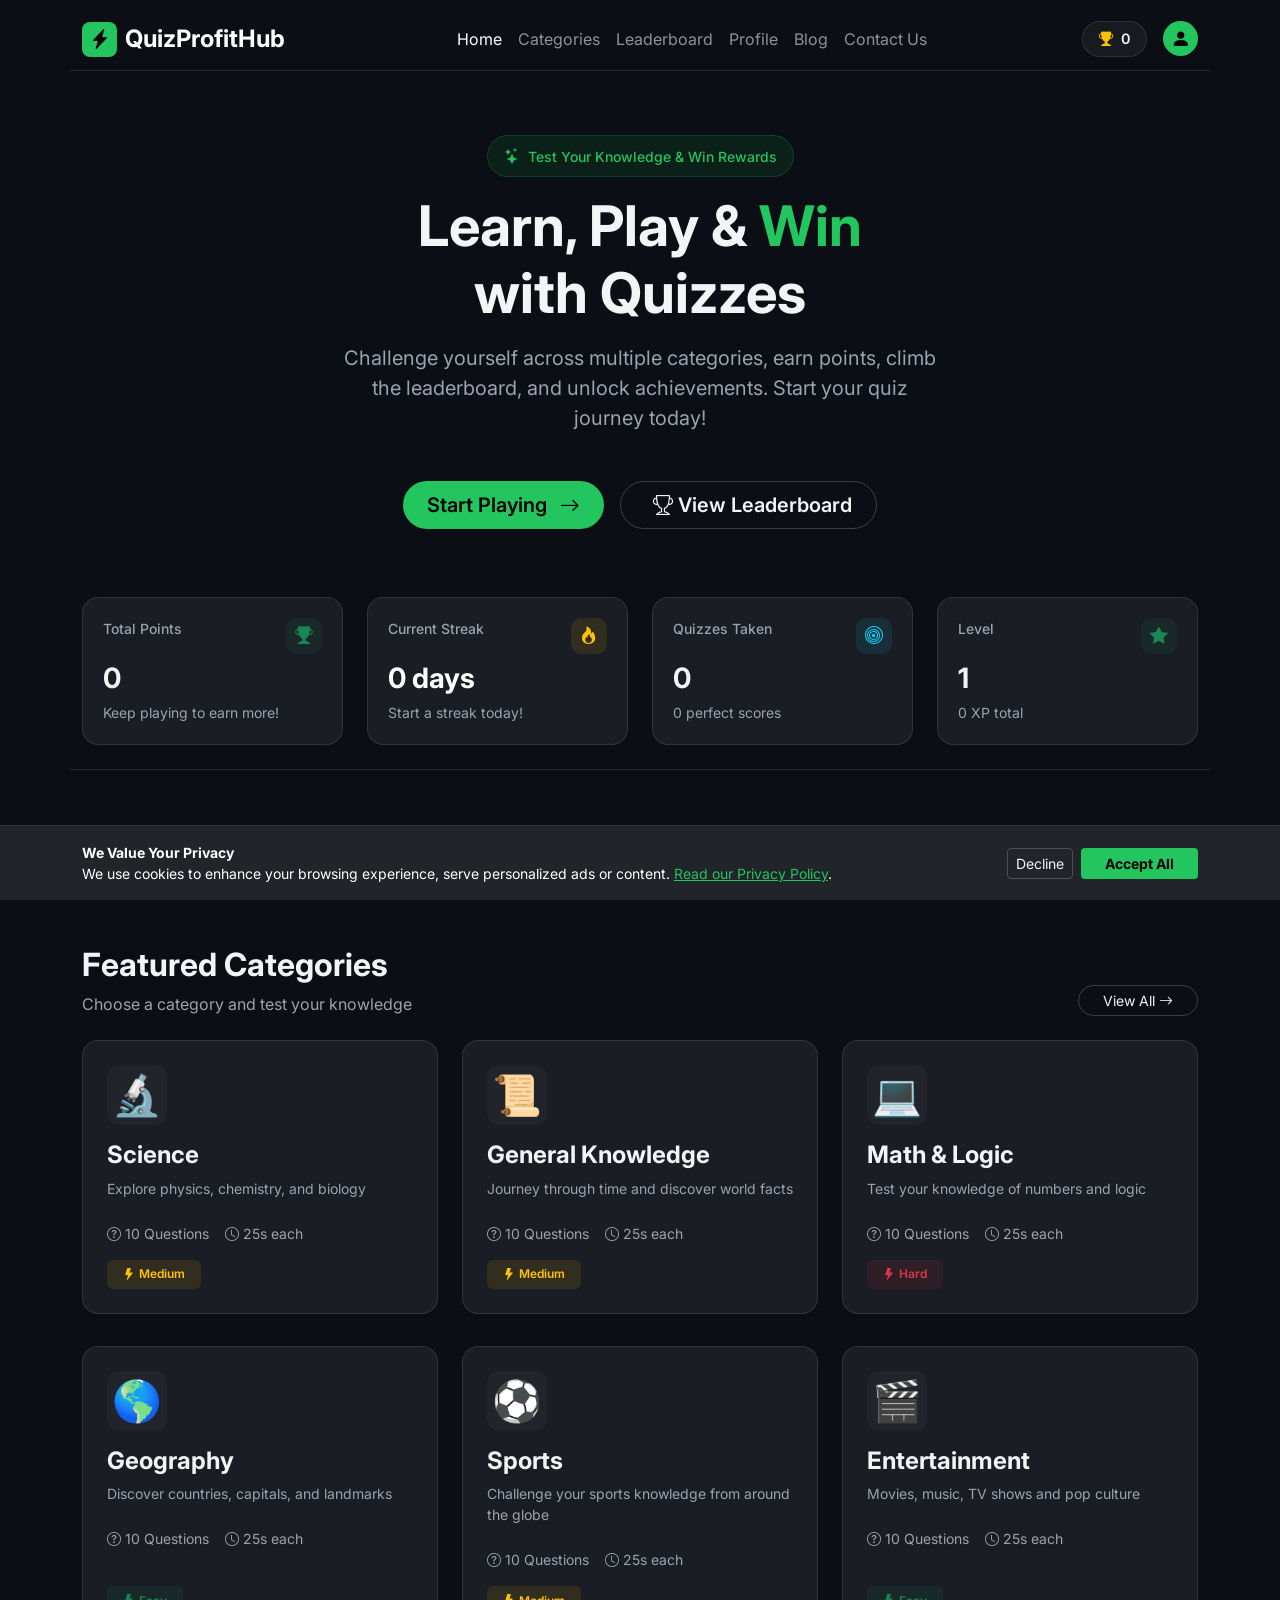
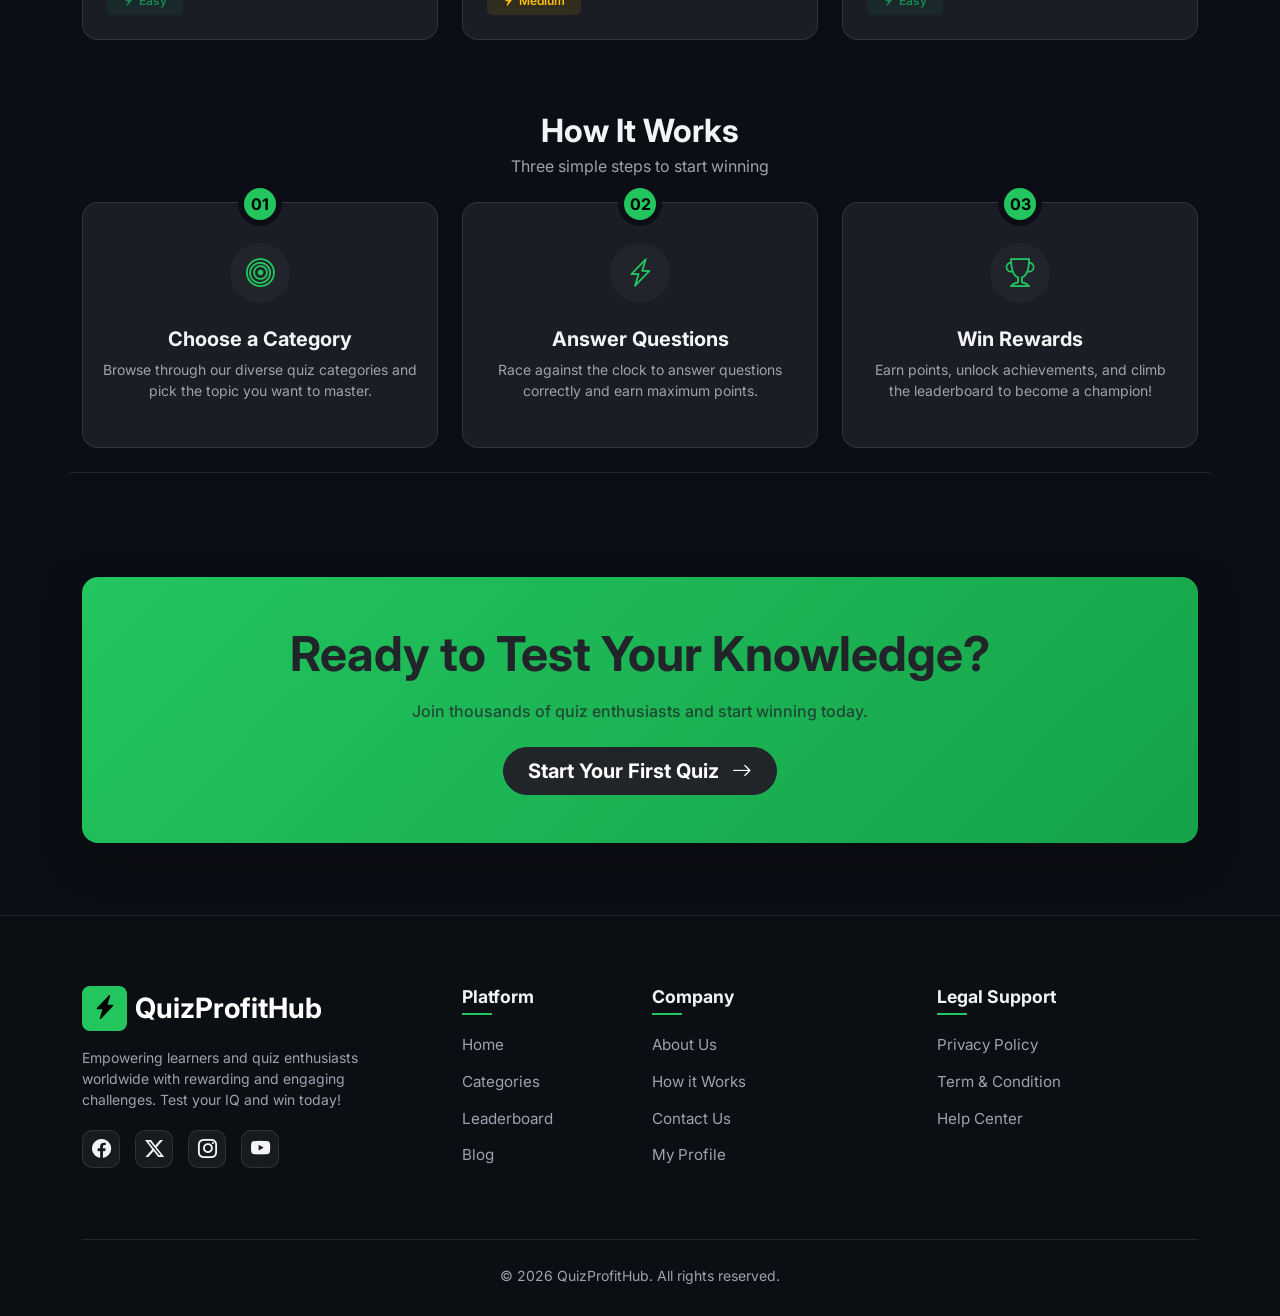
<file: index.html>
<!DOCTYPE html>
<html lang="en">

<head>
    <meta charset="UTF-8">
    <meta name="viewport" content="width=device-width, initial-scale=1.0">
    <title>QuizProfitHub | Learn, Play & Win</title>
    <!-- AdSense -->
    <script async src="https://pagead2.googlesyndication.com/pagead/js/adsbygoogle.js?client=ca-pub-9574633923880115"
        crossorigin="anonymous"></script>
    <link href="https://cdn.jsdelivr.net/npm/bootstrap@5.3.0/dist/css/bootstrap.min.css" rel="stylesheet">
    <link href="https://fonts.googleapis.com/css2?family=Inter:wght@400;500;600;700;800&display=swap" rel="stylesheet">
    <link rel="stylesheet" href="https://cdn.jsdelivr.net/npm/bootstrap-icons@1.11.1/font/bootstrap-icons.css">
    <link rel="stylesheet" href="style.css">
    <style>
        .ad-modal-overlay {
            position: fixed;
            top: 0;
            left: 0;
            width: 100%;
            height: 100%;
            background: rgba(0, 0, 0, 0.85);
            backdrop-filter: blur(8px);
            z-index: 9999;
            display: none;
            align-items: center;
            justify-content: center;
            padding: 20px;
        }

        .ad-modal-content {
            background: #1a1d24;
            border: 1px solid var(--border-color);
            border-radius: 24px;
            max-width: 500px;
            width: 100%;
            position: relative;
            padding: 30px;
            text-align: center;
            animation: modalFadeIn 0.5s ease;
        }

        @keyframes modalFadeIn {
            from {
                opacity: 0;
                transform: translateY(20px);
            }

            to {
                opacity: 1;
                transform: translateY(0);
            }
        }

        .close-ad-btn {
            position: absolute;
            top: -15px;
            right: -15px;
            background: var(--primary-green);
            color: black;
            border: none;
            width: 35px;
            height: 35px;
            border-radius: 50%;
            font-weight: bold;
            cursor: pointer;
            box-shadow: 0 4px 15px rgba(34, 197, 94, 0.4);
        }
    </style>
</head>

<body class="dark-theme">
    <!-- Navbar -->
    <nav class="navbar navbar-expand-lg navbar-dark bg-transparent pt-3 pb-3">
        <div class="container border-bottom border-secondary border-opacity-25 pb-2">
            <a class="navbar-brand d-flex align-items-center gap-2" href="#">
                <div class="logo-icon"><i class="bi bi-lightning-charge-fill"></i></div>
                <span class="fw-bold fs-4">QuizProfitHub</span>
            </a>
            <button class="navbar-toggler" type="button" data-bs-toggle="collapse" data-bs-target="#navbarNav">
                <span class="navbar-toggler-icon"></span>
            </button>
            <div class="collapse navbar-collapse" id="navbarNav">
                <ul class="navbar-nav mx-auto">
                    <li class="nav-item"><a class="nav-link active" href="index.html">Home</a></li>
                    <li class="nav-item"><a class="nav-link" href="index.html#categories">Categories</a></li>
                    <li class="nav-item"><a class="nav-link" href="leaderboard.html">Leaderboard</a></li>
                    <li class="nav-item"><a class="nav-link" href="profile.html">Profile</a></li>
                    <li class="nav-item"><a class="nav-link" href="blog.html">Blog</a></li>
                    <li class="nav-item"><a class="nav-link" href="contact.html">Contact Us</a></li>
                </ul>
                <div class="d-flex align-items-center gap-3">
                    <div class="points-badge">
                        <i class="bi bi-trophy-fill text-warning"></i> <span id="wallet-balance">0</span>
                    </div>
                    <a href="profile.html" class="profile-icon text-decoration-none">
                        <i class="bi bi-person-fill"></i>
                    </a>
                </div>
            </div>
        </div>
    </nav>

    <!-- Top Ad -->
    <div class="container mt-3 mb-2 py-0">
        <ins class="adsbygoogle" style="display:block" data-ad-client="ca-pub-9574633923880115"
            data-ad-slot="4081411500" data-ad-format="auto" data-full-width-responsive="true"></ins>
        <script>(adsbygoogle = window.adsbygoogle || []).push({});</script>
    </div>

    <!-- Hero Section -->
    <section class="hero-section text-center pt-4 pb-5">
        <div class="container">
            <div class="d-inline-flex align-items-center gap-2 px-3 py-2 rounded-pill hero-badge mb-3">
                <i class="bi bi-stars text-primary-green"></i>
                <span class="text-primary-green small fw-medium">Test Your Knowledge & Win Rewards</span>
            </div>
            <h1 class="display-4 fw-bolder mb-3">Learn, Play & <span class="text-primary-green">Win</span><br>with
                Quizzes</h1>
            <p class="text-secondary mx-auto mb-5 fs-5" style="max-width: 600px;">
                Challenge yourself across multiple categories, earn points, climb the leaderboard, and unlock
                achievements. Start your quiz journey today!
            </p>
            <div class="d-flex justify-content-center gap-3">
                <button class="btn btn-primary-green btn-lg px-4 fw-semibold rounded-pill"
                    onclick="document.querySelector('#categories').scrollIntoView({behavior: 'smooth'})">Start Playing
                    <i class="bi bi-arrow-right ms-2"></i></button>
                <a href="leaderboard.html" class="btn btn-outline-light btn-lg px-4 fw-semibold rounded-pill"><i
                        class="bi bi-trophy ms-2"></i> View Leaderboard</a>
            </div>
        </div>
    </section>

    <!-- Stats Section -->
    <section class="stats-section pb-4" style="margin-top: 20px;">
        <div class="container border-bottom border-secondary border-opacity-25 pb-4">
            <div class="row g-4 justify-content-center">
                <div class="col-lg-3 col-md-6">
                    <div class="stat-card">
                        <div class="d-flex justify-content-between align-items-start mb-2">
                            <span class="text-secondary small fw-medium">Total Points</span>
                            <div class="stat-icon bg-success bg-opacity-10 text-success"><i
                                    class="bi bi-trophy-fill"></i></div>
                        </div>
                        <h3 class="fw-bold mb-1">0</h3>
                        <span class="text-secondary small">Keep playing to earn more!</span>
                    </div>
                </div>
                <div class="col-lg-3 col-md-6">
                    <div class="stat-card">
                        <div class="d-flex justify-content-between align-items-start mb-2">
                            <span class="text-secondary small fw-medium">Current Streak</span>
                            <div class="stat-icon bg-warning bg-opacity-10 text-warning"><i class="bi bi-fire"></i>
                            </div>
                        </div>
                        <h3 class="fw-bold mb-1 text-white">0 days</h3>
                        <span class="text-secondary small">Start a streak today!</span>
                    </div>
                </div>
                <div class="col-lg-3 col-md-6">
                    <div class="stat-card">
                        <div class="d-flex justify-content-between align-items-start mb-2">
                            <span class="text-secondary small fw-medium">Quizzes Taken</span>
                            <div class="stat-icon bg-info bg-opacity-10 text-info"><i class="bi bi-bullseye"></i></div>
                        </div>
                        <h3 class="fw-bold mb-1">0</h3>
                        <span class="text-secondary small">0 perfect scores</span>
                    </div>
                </div>
                <div class="col-lg-3 col-md-6">
                    <div class="stat-card">
                        <div class="d-flex justify-content-between align-items-start mb-2">
                            <span class="text-secondary small fw-medium">Level</span>
                            <div class="stat-icon bg-success bg-opacity-10 text-success"><i class="bi bi-star-fill"></i>
                            </div>
                        </div>
                        <h3 class="fw-bold mb-1">1</h3>
                        <span class="text-secondary small">0 XP total</span>
                    </div>
                </div>
            </div>
        </div>
    </section>

    <!-- Middle Ad -->
    <div class="container my-5 py-0 px-0 text-center">
        <ins class="adsbygoogle" style="display:block" data-ad-client="ca-pub-9574633923880115"
            data-ad-slot="4081411500" data-ad-format="auto" data-full-width-responsive="true"></ins>
        <script>(adsbygoogle = window.adsbygoogle || []).push({});</script>
    </div>

    <!-- Featured Categories -->
    <section id="categories" class="categories-section py-5 mt-2">
        <div class="container">
            <div class="d-flex justify-content-between align-items-end mb-4">
                <div>
                    <h2 class="fw-bold mb-2">Featured Categories</h2>
                    <p class="text-secondary mb-0">Choose a category and test your knowledge</p>
                </div>
                <button id="view-all-btn" class="btn btn-outline-light btn-sm px-4 rounded-pill">View All <i
                        class="bi bi-arrow-right"></i></button>
            </div>

            <div class="row g-4" id="dynamic-categories">
                <!-- Categories will be injected here via JS -->
            </div>
        </div>
    </section>

    <!-- Cookie Consent Banner -->
    <div id="cookie-consent" class="fixed-bottom bg-dark text-white p-3 border-top border-secondary border-opacity-25"
        style="z-index: 1050; display: none;">
        <div class="container d-flex flex-column flex-md-row justify-content-between align-items-center gap-3">
            <div class="small">
                <strong>We Value Your Privacy</strong> <br>
                We use cookies to enhance your browsing experience, serve personalized ads or content. <a
                    href="privacy.html" class="text-primary-green text-decoration-underline">Read our Privacy
                    Policy</a>.
            </div>
            <div class="d-flex gap-2">
                <button class="btn btn-outline-light btn-sm" onclick="acceptCookies()">Decline</button>
                <button class="btn btn-primary-green btn-sm fw-bold px-4" onclick="acceptCookies()">Accept All</button>
            </div>
        </div>
    </div>

    <!-- How It Works -->
    <section id="how-it-works" class="how-it-works py-3">
        <div class="container text-center border-bottom border-secondary border-opacity-25 pb-4">
            <h2 class="fw-bold mb-1">How It Works</h2>
            <p class="text-secondary mb-4">Three simple steps to start winning</p>

            <div class="row g-4">
                <div class="col-md-4">
                    <div class="step-card">
                        <div class="step-number">01</div>
                        <div class="step-icon"><i class="bi bi-bullseye"></i></div>
                        <h5 class="fw-bold mt-4 mb-2">Choose a Category</h5>
                        <p class="text-secondary small">Browse through our diverse quiz categories and pick the topic
                            you want to master.</p>
                    </div>
                </div>
                <div class="col-md-4">
                    <div class="step-card">
                        <div class="step-number">02</div>
                        <div class="step-icon"><i class="bi bi-lightning-charge"></i></div>
                        <h5 class="fw-bold mt-4 mb-2">Answer Questions</h5>
                        <p class="text-secondary small">Race against the clock to answer questions correctly and earn
                            maximum points.</p>
                    </div>
                </div>
                <div class="col-md-4">
                    <div class="step-card">
                        <div class="step-number">03</div>
                        <div class="step-icon"><i class="bi bi-trophy"></i></div>
                        <h5 class="fw-bold mt-4 mb-2">Win Rewards</h5>
                        <p class="text-secondary small">Earn points, unlock achievements, and climb the leaderboard to
                            become a champion!</p>
                    </div>
                </div>
            </div>
        </div>
    </section>

    <!-- Bottom Ad -->
    <div class="container my-2">
        <ins class="adsbygoogle" style="display:block" data-ad-client="ca-pub-9574633923880115"
            data-ad-slot="4081411500" data-ad-format="auto" data-full-width-responsive="true"></ins>
        <script>(adsbygoogle = window.adsbygoogle || []).push({});</script>
    </div>

    <!-- CTA Section -->
    <section class="hero-section py-5">
        <div class="container text-center py-4">
            <div class="cta-box text-center p-md-5 p-4 rounded-4 shadow-lg">
                <h2 class="fw-bold mb-3 text-dark display-5">Ready to Test Your Knowledge?</h2>
                <p class="text-dark opacity-75 mb-4 mx-auto" style="max-width: 500px; font-weight: 500;">Join thousands
                    of quiz enthusiasts and start winning today.</p>
                <button class="btn btn-dark btn-lg px-4 rounded-pill fw-bold"
                    onclick="document.querySelector('#categories').scrollIntoView({behavior: 'smooth'})">Start Your
                    First Quiz <i class="bi bi-arrow-right ms-2"></i></button>
            </div>
        </div>
    </section>

    <!-- Interstitial Ad Popup -->
    <div id="adModal" class="ad-modal-overlay">
        <div class="ad-modal-content">
            <button class="close-ad-btn" onclick="closeAd()">&times;</button>
            <h5 class="text-white fw-bold mb-3">Special Offer for You!</h5>
            <div id="ad-wrapper" style="min-height: 250px;">
                <!-- AdSense Code -->
                <ins class="adsbygoogle" style="display:block" data-ad-client="ca-pub-9574633923880115"
                    data-ad-slot="4081411500" data-ad-format="auto" data-full-width-responsive="true"></ins>
                <script>
                    (adsbygoogle = window.adsbygoogle || []).push({});
                </script>
            </div>
            <button class="btn btn-outline-secondary btn-sm rounded-pill mt-2" onclick="closeAd()">Skip Ad</button>
        </div>
    </div>

    <footer class="footer-modern">
        <div class="container">
            <div class="row g-4 text-start">
                <div class="col-lg-4 footer-brand">
                    <a class="navbar-brand d-flex align-items-center gap-2 mb-3" href="index.html">
                        <div class="logo-icon"><i class="bi bi-lightning-charge-fill"></i></div>
                        <span class="fw-bold fs-3 text-white">QuizProfitHub</span>
                    </a>
                    <p class="text-secondary small pe-lg-5">Empowering learners and quiz enthusiasts worldwide with
                        rewarding and engaging challenges. Test your IQ and win today!</p>
                    <div class="social-links">
                        <a href="#" class="social-icon"><i class="bi bi-facebook"></i></a>
                        <a href="#" class="social-icon"><i class="bi bi-twitter-x"></i></a>
                        <a href="#" class="social-icon"><i class="bi bi-instagram"></i></a>
                        <a href="#" class="social-icon"><i class="bi bi-youtube"></i></a>
                    </div>
                </div>
                <div class="col-lg-2 col-md-4">
                    <h5 class="footer-heading">Platform</h5>
                    <ul class="footer-links-list">
                        <li><a href="index.html">Home</a></li>
                        <li><a href="index.html#categories">Categories</a></li>
                        <li><a href="leaderboard.html">Leaderboard</a></li>
                        <li><a href="blog.html">Blog</a></li>
                    </ul>
                </div>
                <div class="col-lg-3 col-md-4">
                    <h5 class="footer-heading">Company</h5>
                    <ul class="footer-links-list">
                        <li><a href="about.html">About Us</a></li>
                        <li><a href="index.html#how-it-works">How it Works</a></li>
                        <li><a href="contact.html">Contact Us</a></li>
                        <li><a href="profile.html">My Profile</a></li>
                    </ul>
                </div>
                <div class="col-lg-3 col-md-4">
                    <h5 class="footer-heading">Legal Support</h5>
                    <ul class="footer-links-list">
                        <li><a href="privacy.html">Privacy Policy</a></li>
                        <li><a href="terms.html">Term & Condition</a></li>
                        <li><a href="help.html">Help Center</a></li>
                    </ul>
                </div>
            </div>
            <div class="footer-bottom text-center">
                <p class="text-secondary small mb-0">&copy; 2026 QuizProfitHub. All rights reserved.</p>
            </div>
        </div>
    </footer>

    <script src="https://cdn.jsdelivr.net/npm/bootstrap@5.3.0/dist/js/bootstrap.bundle.min.js"></script>
    <script>
        let selectedCategoryUrl = '';

        function startQuiz(categoryId) {
            localStorage.setItem('selectedCategory', categoryId);
            selectedCategoryUrl = 'quiz.html';
            const adModal = document.getElementById('adModal');

            // Show ad modal when starting quiz
            adModal.style.display = 'flex';

            // Refresh ad
            try {
                (adsbygoogle = window.adsbygoogle || []).push({});
            } catch (e) { }
        }

        function closeAd() {
            document.getElementById('adModal').style.display = 'none';
            // If they were starting a quiz, take them to the quiz page now
            if (selectedCategoryUrl) {
                window.location.href = selectedCategoryUrl;
            }
        }

        // Setup balance from existing local storage logic
        document.addEventListener('DOMContentLoaded', () => {
            // Trigger Ad Popup after 3 seconds
            setTimeout(() => {
                const adModal = document.getElementById('adModal');
                const adIns = adModal.querySelector('ins');

                // Only show modal if the ad is filled by Google
                if (adIns && adIns.getAttribute('data-ad-status') !== 'unfilled') {
                    adModal.style.display = 'flex';
                }
            }, 3000);

            const moneyEarned = localStorage.getItem('moneyEarned') || '0';
            const balElement = document.getElementById('wallet-balance');
            if (balElement) balElement.innerText = moneyEarned;

            // Generate 30 Categories
            const cats = [
                { id: 'science', icon: '🔬', name: 'Science', desc: 'Explore physics, chemistry, and biology', diff: 'Medium', color: 'warning' },
                { id: 'gk', icon: '📜', name: 'General Knowledge', desc: 'Journey through time and discover world facts', diff: 'Medium', color: 'warning' },
                { id: 'math', icon: '💻', name: 'Math & Logic', desc: 'Test your knowledge of numbers and logic', diff: 'Hard', color: 'danger' },
                { id: 'gk', icon: '🌎', name: 'Geography', desc: 'Discover countries, capitals, and landmarks', diff: 'Easy', color: 'success' },
                { id: 'sports', icon: '⚽', name: 'Sports', desc: 'Challenge your sports knowledge from around the globe', diff: 'Medium', color: 'warning' },
                { id: 'bollywood', icon: '🎬', name: 'Entertainment', desc: 'Movies, music, TV shows and pop culture', diff: 'Easy', color: 'success' },
                { id: 'gk', icon: '🚀', name: 'Space & Astronomy', desc: 'Explore the universe, planets, and galaxies', diff: 'Hard', color: 'danger' },
                { id: 'gk', icon: '🍎', name: 'Food & Culinary', desc: 'Dishes, ingredients, and world cuisines', diff: 'Easy', color: 'success' },
                { id: 'gk', icon: '🐾', name: 'Nature & Wildlife', desc: 'Animals, plants, and the natural world', diff: 'Medium', color: 'warning' },
                { id: 'gk', icon: '🎨', name: 'Art & Literature', desc: 'Famous paintings, books, and authors', diff: 'Medium', color: 'warning' },
                { id: 'gk', icon: '📱', name: 'Technology', desc: 'Gadgets, internet, and modern tech', diff: 'Easy', color: 'success' },
                { id: 'gk', icon: '🎵', name: 'Music Audio', desc: 'Bands, instruments, and music history', diff: 'Medium', color: 'warning' },
                { id: 'gk', icon: '🚙', name: 'Vehicles', desc: 'Cars, planes, trains, and automobiles', diff: 'Easy', color: 'success' },
                { id: 'gk', icon: '💰', name: 'Business & Finance', desc: 'Economics, companies, and money facts', diff: 'Hard', color: 'danger' },
                { id: 'gk', icon: '🎮', name: 'Video Games', desc: 'Gaming history, consoles, and characters', diff: 'Easy', color: 'success' },
                { id: 'gk', icon: '👗', name: 'Fashion', desc: 'Clothing trends, brands, and designers', diff: 'Medium', color: 'warning' },
                { id: 'gk', icon: '🗣️', name: 'Languages', desc: 'World languages, translation, and grammar', diff: 'Hard', color: 'danger' },
                { id: 'gk', icon: '🗿', name: 'Myths & Legends', desc: 'Greek, Norse, and global mythology', diff: 'Medium', color: 'warning' },
                { id: 'gk', icon: '🏛️', name: 'Politics', desc: 'World leaders, laws, and governments', diff: 'Hard', color: 'danger' },
                { id: 'gk', icon: '⚕️', name: 'Health & Medical', desc: 'Human body, medicine, and wellness', diff: 'Medium', color: 'warning' },
                { id: 'gk', icon: '🏗️', name: 'Architecture', desc: 'Famous buildings, bridges, and monuments', diff: 'Hard', color: 'danger' },
                { id: 'gk', icon: '🧠', name: 'Psychology', desc: 'Human behavior, brain, and mental health', diff: 'Medium', color: 'warning' },
                { id: 'gk', icon: '🌱', name: 'Environment', desc: 'Climate, ecology, and conservation', diff: 'Easy', color: 'success' },
                { id: 'gk', icon: '🛳️', name: 'Nautical', desc: 'Ships, oceans, and maritime history', diff: 'Hard', color: 'danger' },
                { id: 'gk', icon: '✈️', name: 'Aviation', desc: 'Airplanes, pilots, and flying facts', diff: 'Medium', color: 'warning' },
                { id: 'gk', icon: '🛡️', name: 'Military History', desc: 'Wars, battles, and legendary generals', diff: 'Hard', color: 'danger' },
                { id: 'gk', icon: '🎸', name: 'Rock & Roll', desc: 'Classic rock, metal, and legendary bands', diff: 'Medium', color: 'warning' },
                { id: 'gk', icon: '🎭', name: 'Theater & Broadway', desc: 'Musicals, plays, and stage actors', diff: 'Easy', color: 'success' },
                { id: 'gk', icon: '🏺', name: 'Ancient History', desc: 'Egyptians, Romans, and ancient empires', diff: 'Hard', color: 'danger' },
                { id: 'gk', icon: '🦸', name: 'Comics & Superheroes', desc: 'Marvel, DC, and comic book lore', diff: 'Easy', color: 'success' }
            ];
            let showingAll = false;

            function renderCats() {
                const grid = document.getElementById('dynamic-categories');
                const btn = document.getElementById('view-all-btn');
                if (!grid) return;

                const displayCats = showingAll ? cats : cats.slice(0, 6);

                grid.innerHTML = displayCats.map(c => `
                    <div class="col-lg-4 col-md-6 mb-2">
                        <div class="category-card h-100" onclick="startQuiz('${c.id}')">
                            <div class="category-icon-wrapper mb-3"><span class="fs-1">${c.icon}</span></div>
                            <h4 class="fw-bold mb-2">${c.name}</h4>
                            <p class="text-secondary small mb-4">${c.desc}</p>
                            <div class="d-flex gap-3 text-secondary small mb-3">
                                <span><i class="bi bi-question-circle"></i> 10 Questions</span>
                                <span><i class="bi bi-clock"></i> 25s each</span>
                            </div>
                            <div class="d-flex justify-content-between align-items-center mt-auto">
                                <span class="badge bg-${c.color} bg-opacity-10 text-${c.color} px-3 py-2 badge-custom"><i class="bi bi-lightning-fill"></i> ${c.diff}</span>
                                <span class="play-now-text text-primary-green fw-bold small">Play Now &rarr;</span>
                            </div>
                        </div>
                    </div>
                `).join('');

                if (btn) {
                    btn.innerHTML = showingAll ? 'Show Less <i class="bi bi-arrow-up"></i>' : 'View All <i class="bi bi-arrow-right"></i>';
                }
            }

            renderCats();

            const viewAllBtn = document.getElementById('view-all-btn');
            if (viewAllBtn) {
                viewAllBtn.addEventListener('click', () => {
                    showingAll = !showingAll;
                    renderCats();
                });
            }

            // Cookie Consent Check
            if (!localStorage.getItem('cookieConsent')) {
                document.getElementById('cookie-consent').style.display = 'block';
            }
        });

        function acceptCookies() {
            localStorage.setItem('cookieConsent', 'true');
            document.getElementById('cookie-consent').style.display = 'none';
        }
    </script>
</body>

</html>
</file>
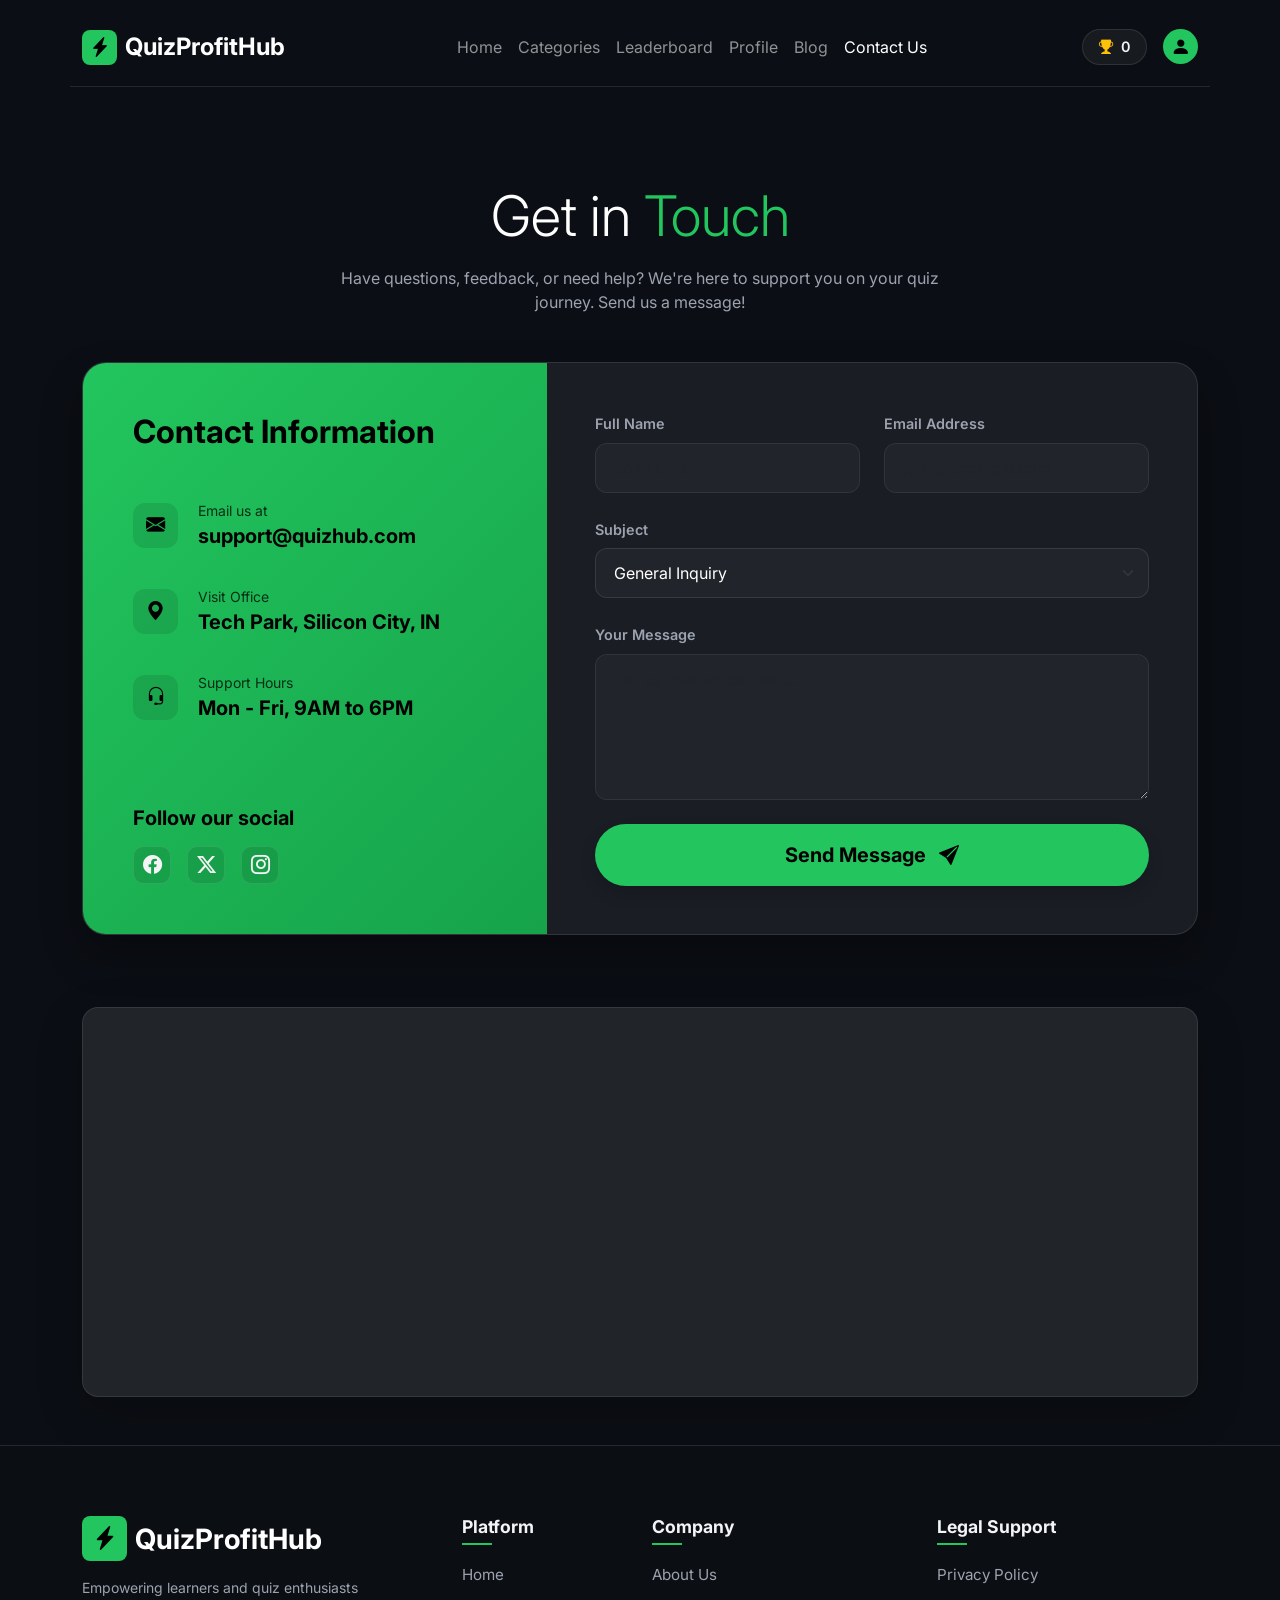
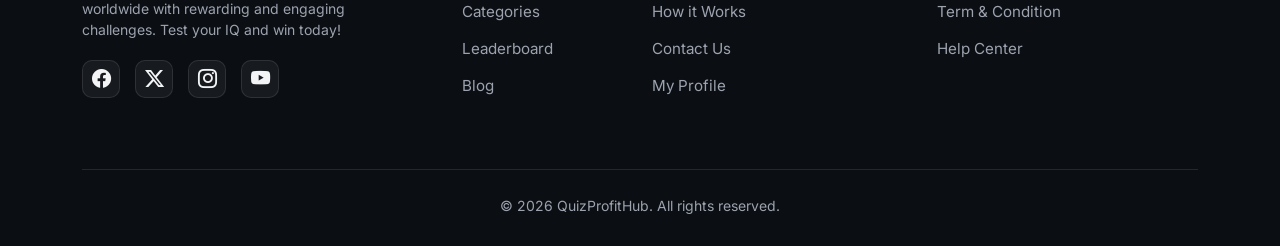
<file: contact.html>
<!DOCTYPE html>
<html lang="en">
<head>
    <meta charset="UTF-8">
    <meta name="viewport" content="width=device-width, initial-scale=1.0">
    <title>QuizProfitHub | Get in Touch</title>
    <link href="https://cdn.jsdelivr.net/npm/bootstrap@5.3.0/dist/css/bootstrap.min.css" rel="stylesheet">
    <link href="https://fonts.googleapis.com/css2?family=Inter:wght@400;500;600;700;800&display=swap" rel="stylesheet">
    <link rel="stylesheet" href="https://cdn.jsdelivr.net/npm/bootstrap-icons@1.11.1/font/bootstrap-icons.css">
    <link href="style.css" rel="stylesheet">
    <style>
        .contact-wrapper {
            background-color: var(--card-bg);
            border: 1px solid var(--border-color);
            border-radius: 24px;
            overflow: hidden;
            box-shadow: 0 20px 40px rgba(0,0,0,0.3);
        }
        .contact-info-panel {
            background: linear-gradient(135deg, var(--primary-green) 0%, #16a34a 100%);
            padding: 50px;
            height: 100%;
            color: #000;
        }
        .info-item {
            display: flex;
            align-items: center;
            gap: 20px;
            margin-bottom: 35px;
        }
        .info-icon {
            width: 45px;
            height: 45px;
            background: rgba(0,0,0,0.1);
            border-radius: 12px;
            display: flex;
            align-items: center;
            justify-content: center;
            font-size: 1.2rem;
        }
        .form-control-custom {
            background-color: rgba(255,255,255,0.03);
            border: 1px solid rgba(255,255,255,0.1);
            border-radius: 12px;
            padding: 12px 18px;
            color: white;
            transition: all 0.3s ease;
        }
        .form-control-custom:focus {
            background-color: rgba(255,255,255,0.06);
            border-color: var(--primary-green);
            box-shadow: 0 0 0 4px rgba(34, 197, 94, 0.1);
            color: white;
            outline: none;
        }
        .form-label {
            font-weight: 600;
            font-size: 0.9rem;
            color: var(--text-muted);
            margin-bottom: 8px;
        }
        .map-frame {
            border-radius: 16px;
            filter: grayscale(1) invert(1) contrast(1.2);
            opacity: 0.7;
            transition: all 0.5s ease;
        }
        .map-frame:hover {
            filter: grayscale(0) invert(0);
            opacity: 1;
        }
    </style>
</head>
<body class="dark-theme">
    <nav class="navbar navbar-expand-lg navbar-dark bg-transparent pt-4 pb-4">
        <div class="container border-bottom border-secondary border-opacity-25 pb-3">
            <a class="navbar-brand d-flex align-items-center gap-2" href="index.html">
                <div class="logo-icon"><i class="bi bi-lightning-charge-fill"></i></div>
                <span class="fw-bold fs-4">QuizProfitHub</span>
            </a>
            <button class="navbar-toggler" type="button" data-bs-toggle="collapse" data-bs-target="#navbarNav">
                <span class="navbar-toggler-icon"></span>
            </button>
            <div class="collapse navbar-collapse" id="navbarNav">
                <ul class="navbar-nav mx-auto">
                    <li class="nav-item"><a class="nav-link" href="index.html">Home</a></li>
                    <li class="nav-item"><a class="nav-link" href="index.html#categories">Categories</a></li>
                    <li class="nav-item"><a class="nav-link" href="leaderboard.html">Leaderboard</a></li>
                    <li class="nav-item"><a class="nav-link" href="profile.html">Profile</a></li>
                    <li class="nav-item"><a class="nav-link" href="blog.html">Blog</a></li>
                    <li class="nav-item"><a class="nav-link active" href="contact.html">Contact Us</a></li>
                </ul>
                <div class="d-flex align-items-center gap-3">
                    <div class="points-badge">
                        <i class="bi bi-trophy-fill text-warning"></i> <span id="wallet-balance">0</span>
                    </div>
                    <a href="profile.html" class="profile-icon text-decoration-none">
                        <i class="bi bi-person-fill"></i>
                    </a>
                </div>
            </div>
        </div>
    </nav>

    <div class="container py-5 mt-4">
        <div class="text-center mb-5">
            <h1 class="display-4 fw-800 text-white mb-3">Get in <span class="text-primary-green">Touch</span></h1>
            <p class="text-secondary mx-auto" style="max-width: 600px;">Have questions, feedback, or need help? We're here to support you on your quiz journey. Send us a message!</p>
        </div>

        <div class="contact-wrapper">
            <div class="row g-0">
                <div class="col-lg-5">
                    <div class="contact-info-panel">
                        <h2 class="fw-bold mb-5">Contact Information</h2>
                        
                        <div class="info-item">
                            <div class="info-icon"><i class="bi bi-envelope-fill"></i></div>
                            <div>
                                <div class="small fw-600 opacity-75">Email us at</div>
                                <div class="fs-5 fw-bold">support@quizhub.com</div>
                            </div>
                        </div>

                        <div class="info-item">
                            <div class="info-icon"><i class="bi bi-geo-alt-fill"></i></div>
                            <div>
                                <div class="small fw-600 opacity-75">Visit Office</div>
                                <div class="fs-5 fw-bold">Tech Park, Silicon City, IN</div>
                            </div>
                        </div>

                        <div class="info-item">
                            <div class="info-icon"><i class="bi bi-headset"></i></div>
                            <div>
                                <div class="small fw-600 opacity-75">Support Hours</div>
                                <div class="fs-5 fw-bold">Mon - Fri, 9AM to 6PM</div>
                            </div>
                        </div>

                        <div class="mt-auto pt-5">
                            <h5 class="fw-bold mb-3">Follow our social</h5>
                            <div class="d-flex gap-3">
                                <a href="#" class="social-icon" style="background: rgba(0,0,0,0.1);"><i class="bi bi-facebook"></i></a>
                                <a href="#" class="social-icon" style="background: rgba(0,0,0,0.1);"><i class="bi bi-twitter-x"></i></a>
                                <a href="#" class="social-icon" style="background: rgba(0,0,0,0.1);"><i class="bi bi-instagram"></i></a>
                            </div>
                        </div>
                    </div>
                </div>
                <div class="col-lg-7">
                    <div class="p-5">
                        <form id="contactForm">
                            <div class="row g-4">
                                <div class="col-md-6">
                                    <label class="form-label">Full Name</label>
                                    <input type="text" class="form-control form-control-custom" placeholder="John Doe">
                                </div>
                                <div class="col-md-6">
                                    <label class="form-label">Email Address</label>
                                    <input type="email" class="form-control form-control-custom" placeholder="john@example.com">
                                </div>
                                <div class="col-12">
                                    <label class="form-label">Subject</label>
                                    <select class="form-select form-control-custom">
                                        <option selected>General Inquiry</option>
                                        <option value="1">Technical Support</option>
                                        <option value="2">Business Partnership</option>
                                        <option value="3">Quiz Reports</option>
                                    </select>
                                </div>
                                <div class="col-12">
                                    <label class="form-label">Your Message</label>
                                    <textarea class="form-control form-control-custom" rows="5" placeholder="Tell us how we can help..."></textarea>
                                </div>
                                <div class="col-12 mt-4">
                                    <button type="submit" class="btn btn-primary-green w-100 py-3 fw-bold fs-5 rounded-pill shadow">Send Message <i class="bi bi-send-fill ms-2"></i></button>
                                </div>
                            </div>
                        </form>
                    </div>
                </div>
            </div>
        </div>
        
        <div class="mt-5 pt-4">
            <div class="bg-dark p-3 rounded-4 border border-secondary border-opacity-25 shadow-lg">
                <iframe src="https://www.google.com/maps/embed?pb=!1m18!1m12!1m3!1d3719.482853110293!2d72.82299627606771!3d21.212711081432177!2m3!1f0!2f0!3f0!3m2!1i1024!2i768!4f13.1!3m3!1m2!1s0x3be04f4699501865%3A0xc343469e38d38092!2sSurat%2C%20Gujarat!5e0!3m2!1sen!2sin!4v1700000000000!5m2!1sen!2sin" width="100%" height="350" class="map-frame" style="border:0;" allowfullscreen="" loading="lazy"></iframe>
            </div>
        </div>
    </div>

    <footer class="footer-modern">
        <div class="container">
            <div class="row g-4 text-start">
                <div class="col-lg-4 footer-brand">
                    <a class="navbar-brand d-flex align-items-center gap-2 mb-3" href="index.html">
                        <div class="logo-icon"><i class="bi bi-lightning-charge-fill"></i></div>
                        <span class="fw-bold fs-3 text-white">QuizProfitHub</span>
                    </a>
                    <p class="text-secondary small pe-lg-5">Empowering learners and quiz enthusiasts worldwide with rewarding and engaging challenges. Test your IQ and win today!</p>
                    <div class="social-links">
                        <a href="#" class="social-icon"><i class="bi bi-facebook"></i></a>
                        <a href="#" class="social-icon"><i class="bi bi-twitter-x"></i></a>
                        <a href="#" class="social-icon"><i class="bi bi-instagram"></i></a>
                        <a href="#" class="social-icon"><i class="bi bi-youtube"></i></a>
                    </div>
                </div>
                <div class="col-lg-2 col-md-4">
                    <h5 class="footer-heading">Platform</h5>
                    <ul class="footer-links-list">
                        <li><a href="index.html">Home</a></li>
                        <li><a href="index.html#categories">Categories</a></li>
                        <li><a href="leaderboard.html">Leaderboard</a></li>
                        <li><a href="blog.html">Blog</a></li>
                    </ul>
                </div>
                <div class="col-lg-3 col-md-4">
                    <h5 class="footer-heading">Company</h5>
                    <ul class="footer-links-list">
                        <li><a href="about.html">About Us</a></li>
                        <li><a href="index.html#how-it-works">How it Works</a></li>
                        <li><a href="contact.html">Contact Us</a></li>
                        <li><a href="profile.html">My Profile</a></li>
                    </ul>
                </div>
                <div class="col-lg-3 col-md-4">
                    <h5 class="footer-heading">Legal Support</h5>
                    <ul class="footer-links-list">
                        <li><a href="privacy.html">Privacy Policy</a></li>
                        <li><a href="terms.html">Term & Condition</a></li>
                        <li><a href="contact.html">Help Center</a></li>
                    </ul>
                </div>
            </div>
            <div class="footer-bottom text-center">
                <p class="text-secondary small mb-0">&copy; 2026 QuizProfitHub. All rights reserved.</p>
            </div>
        </div>
    </footer>
    <script src="https://cdn.jsdelivr.net/npm/bootstrap@5.3.0/dist/js/bootstrap.bundle.min.js"></script>
    <script>
        // Update wallet balance from localStorage
        document.addEventListener('DOMContentLoaded', () => {
            const moneyEarned = localStorage.getItem('moneyEarned') || '0';
            const balElement = document.getElementById('wallet-balance');
            if(balElement) balElement.innerText = moneyEarned;
        });
    </script>
</body>
</html>
</file>
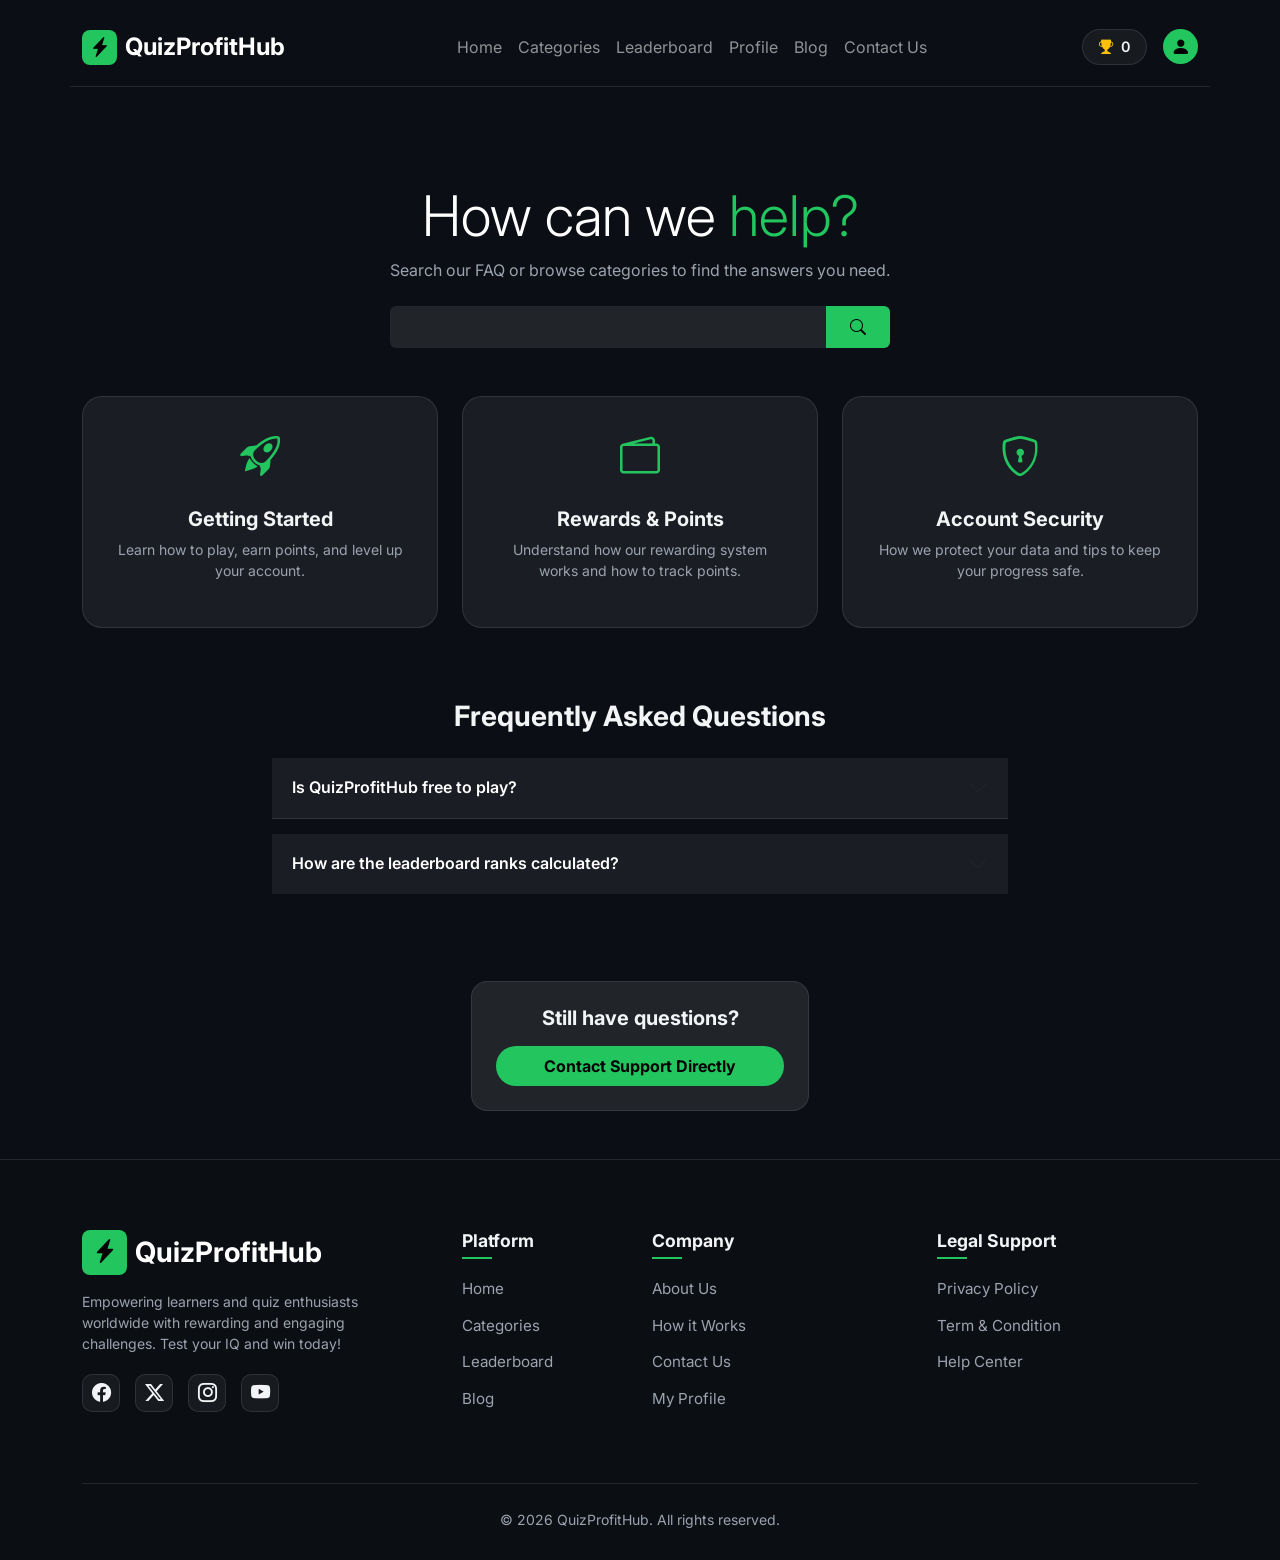
<file: help.html>
<!DOCTYPE html>
<html lang="en">
<head>
    <meta charset="UTF-8">
    <meta name="viewport" content="width=device-width, initial-scale=1.0">
    <title>QuizProfitHub | Help Center</title>
    <link href="https://cdn.jsdelivr.net/npm/bootstrap@5.3.0/dist/css/bootstrap.min.css" rel="stylesheet">
    <link href="https://fonts.googleapis.com/css2?family=Inter:wght@400;500;600;700;800&display=swap" rel="stylesheet">
    <link rel="stylesheet" href="https://cdn.jsdelivr.net/npm/bootstrap-icons@1.11.1/font/bootstrap-icons.css">
    <link href="style.css" rel="stylesheet">
    <style>
        .faq-card {
            background-color: var(--card-bg);
            border: 1px solid var(--border-color);
            border-radius: 16px;
            margin-bottom: 15px;
            transition: all 0.3s ease;
        }
        .accordion-button {
            background-color: transparent !important;
            color: white !important;
            box-shadow: none !important;
            padding: 20px;
            font-weight: 600;
        }
        .accordion-button:not(.collapsed) {
            color: var(--primary-green) !important;
        }
        .accordion-body {
            color: var(--text-muted);
            padding: 0 20px 20px 20px;
        }
        .help-category-card {
            background-color: var(--card-bg);
            border: 1px solid var(--border-color);
            border-radius: 20px;
            padding: 30px;
            text-align: center;
            transition: all 0.3s ease;
            height: 100%;
        }
        .help-category-card:hover {
            border-color: var(--primary-green);
            transform: translateY(-5px);
        }
        .help-icon {
            font-size: 2.5rem;
            color: var(--primary-green);
            margin-bottom: 20px;
        }
    </style>
</head>
<body class="dark-theme">
    <nav class="navbar navbar-expand-lg navbar-dark bg-transparent pt-4 pb-4">
        <div class="container border-bottom border-secondary border-opacity-25 pb-3">
            <a class="navbar-brand d-flex align-items-center gap-2" href="index.html">
                <div class="logo-icon"><i class="bi bi-lightning-charge-fill"></i></div>
                <span class="fw-bold fs-4">QuizProfitHub</span>
            </a>
            <button class="navbar-toggler" type="button" data-bs-toggle="collapse" data-bs-target="#navbarNav">
                <span class="navbar-toggler-icon"></span>
            </button>
            <div class="collapse navbar-collapse" id="navbarNav">
                <ul class="navbar-nav mx-auto">
                    <li class="nav-item"><a class="nav-link" href="index.html">Home</a></li>
                    <li class="nav-item"><a class="nav-link" href="index.html#categories">Categories</a></li>
                    <li class="nav-item"><a class="nav-link" href="leaderboard.html">Leaderboard</a></li>
                    <li class="nav-item"><a class="nav-link" href="profile.html">Profile</a></li>
                    <li class="nav-item"><a class="nav-link" href="blog.html">Blog</a></li>
                    <li class="nav-item"><a class="nav-link" href="contact.html">Contact Us</a></li>
                </ul>
                <div class="d-flex align-items-center gap-3">
                    <div class="points-badge">
                        <i class="bi bi-trophy-fill text-warning"></i> <span id="wallet-balance">0</span>
                    </div>
                    <a href="profile.html" class="profile-icon text-decoration-none">
                        <i class="bi bi-person-fill"></i>
                    </a>
                </div>
            </div>
        </div>
    </nav>

    <div class="container py-5 mt-4">
        <div class="text-center mb-5">
            <h1 class="display-4 fw-800 text-white mb-2">How can we <span class="text-primary-green">help?</span></h1>
            <p class="text-secondary">Search our FAQ or browse categories to find the answers you need.</p>
            <div class="mt-4 mx-auto" style="max-width: 500px;">
                <div class="input-group">
                    <input type="text" class="form-control bg-dark border-secondary border-opacity-25 text-white p-3 py-2" placeholder="Describe your issue...">
                    <button class="btn btn-primary-green px-4"><i class="bi bi-search"></i></button>
                </div>
            </div>
        </div>

        <div class="row g-4 mb-5">
            <div class="col-md-4">
                <div class="help-category-card">
                    <div class="help-icon"><i class="bi bi-rocket-takeoff"></i></div>
                    <h5 class="fw-bold">Getting Started</h5>
                    <p class="text-secondary small">Learn how to play, earn points, and level up your account.</p>
                </div>
            </div>
            <div class="col-md-4">
                <div class="help-category-card">
                    <div class="help-icon"><i class="bi bi-wallet2"></i></div>
                    <h5 class="fw-bold">Rewards & Points</h5>
                    <p class="text-secondary small">Understand how our rewarding system works and how to track points.</p>
                </div>
            </div>
            <div class="col-md-4">
                <div class="help-category-card">
                    <div class="help-icon"><i class="bi bi-shield-lock"></i></div>
                    <h5 class="fw-bold">Account Security</h5>
                    <p class="text-secondary small">How we protect your data and tips to keep your progress safe.</p>
                </div>
            </div>
        </div>

        <div class="row justify-content-center pt-4">
            <div class="col-lg-8">
                <h3 class="fw-bold mb-4 text-center">Frequently Asked Questions</h3>
                <div class="accordion accordion-flush" id="faqAccordion">
                    <div class="faq-card accordion-item">
                        <h2 class="accordion-header">
                            <button class="accordion-button collapsed" type="button" data-bs-toggle="collapse" data-bs-target="#faq1">
                                Is QuizProfitHub free to play?
                            </button>
                        </h2>
                        <div id="faq1" class="accordion-collapse collapse" data-bs-parent="#faqAccordion">
                            <div class="accordion-body">
                                Yes, entirely! You can play any category and earn points without paying any fees.
                            </div>
                        </div>
                    </div>
                    <div class="faq-card accordion-item">
                        <h2 class="accordion-header">
                            <button class="accordion-button collapsed" type="button" data-bs-toggle="collapse" data-bs-target="#faq2">
                                How are the leaderboard ranks calculated?
                            </button>
                        </h2>
                        <div id="faq2" class="accordion-collapse collapse" data-bs-parent="#faqAccordion">
                            <div class="accordion-body">
                                Ranks are based on the total points earned through quizzes. The more you play and win, the higher you climb!
                            </div>
                        </div>
                    </div>
                </div>
            </div>
        </div>

        <div class="text-center mt-5 pt-4">
            <div class="p-4 rounded-4 bg-dark border border-secondary border-opacity-25 d-inline-block">
                <h5 class="fw-bold mb-3">Still have questions?</h5>
                <a href="contact.html" class="btn btn-primary-green px-5 py-2 fw-bold rounded-pill">Contact Support Directly</a>
            </div>
        </div>
    </div>

    <footer class="footer-modern">
        <div class="container">
            <div class="row g-4 text-start">
                <div class="col-lg-4 footer-brand">
                    <a class="navbar-brand d-flex align-items-center gap-2 mb-3" href="index.html">
                        <div class="logo-icon"><i class="bi bi-lightning-charge-fill"></i></div>
                        <span class="fw-bold fs-3 text-white">QuizProfitHub</span>
                    </a>
                    <p class="text-secondary small pe-lg-5">Empowering learners and quiz enthusiasts worldwide with rewarding and engaging challenges. Test your IQ and win today!</p>
                    <div class="social-links">
                        <a href="#" class="social-icon"><i class="bi bi-facebook"></i></a>
                        <a href="#" class="social-icon"><i class="bi bi-twitter-x"></i></a>
                        <a href="#" class="social-icon"><i class="bi bi-instagram"></i></a>
                        <a href="#" class="social-icon"><i class="bi bi-youtube"></i></a>
                    </div>
                </div>
                <div class="col-lg-2 col-md-4">
                    <h5 class="footer-heading">Platform</h5>
                    <ul class="footer-links-list">
                        <li><a href="index.html">Home</a></li>
                        <li><a href="index.html#categories">Categories</a></li>
                        <li><a href="leaderboard.html">Leaderboard</a></li>
                        <li><a href="blog.html">Blog</a></li>
                    </ul>
                </div>
                <div class="col-lg-3 col-md-4">
                    <h5 class="footer-heading">Company</h5>
                    <ul class="footer-links-list">
                        <li><a href="about.html">About Us</a></li>
                        <li><a href="index.html#how-it-works">How it Works</a></li>
                        <li><a href="contact.html">Contact Us</a></li>
                        <li><a href="profile.html">My Profile</a></li>
                    </ul>
                </div>
                <div class="col-lg-3 col-md-4">
                    <h5 class="footer-heading">Legal Support</h5>
                    <ul class="footer-links-list">
                        <li><a href="privacy.html">Privacy Policy</a></li>
                        <li><a href="terms.html">Term & Condition</a></li>
                        <li><a href="help.html">Help Center</a></li>
                    </ul>
                </div>
            </div>
            <div class="footer-bottom text-center">
                <p class="text-secondary small mb-0">&copy; 2026 QuizProfitHub. All rights reserved.</p>
            </div>
        </div>
    </footer>
    <script>
        // Update points
        document.addEventListener('DOMContentLoaded', () => {
            const moneyEarned = localStorage.getItem('moneyEarned') || '0';
            const balElement = document.getElementById('wallet-balance');
            if(balElement) balElement.innerText = moneyEarned;
        });
    </script>
    <script src="https://cdn.jsdelivr.net/npm/bootstrap@5.3.0/dist/js/bootstrap.bundle.min.js"></script>
</body>
</html>
</file>
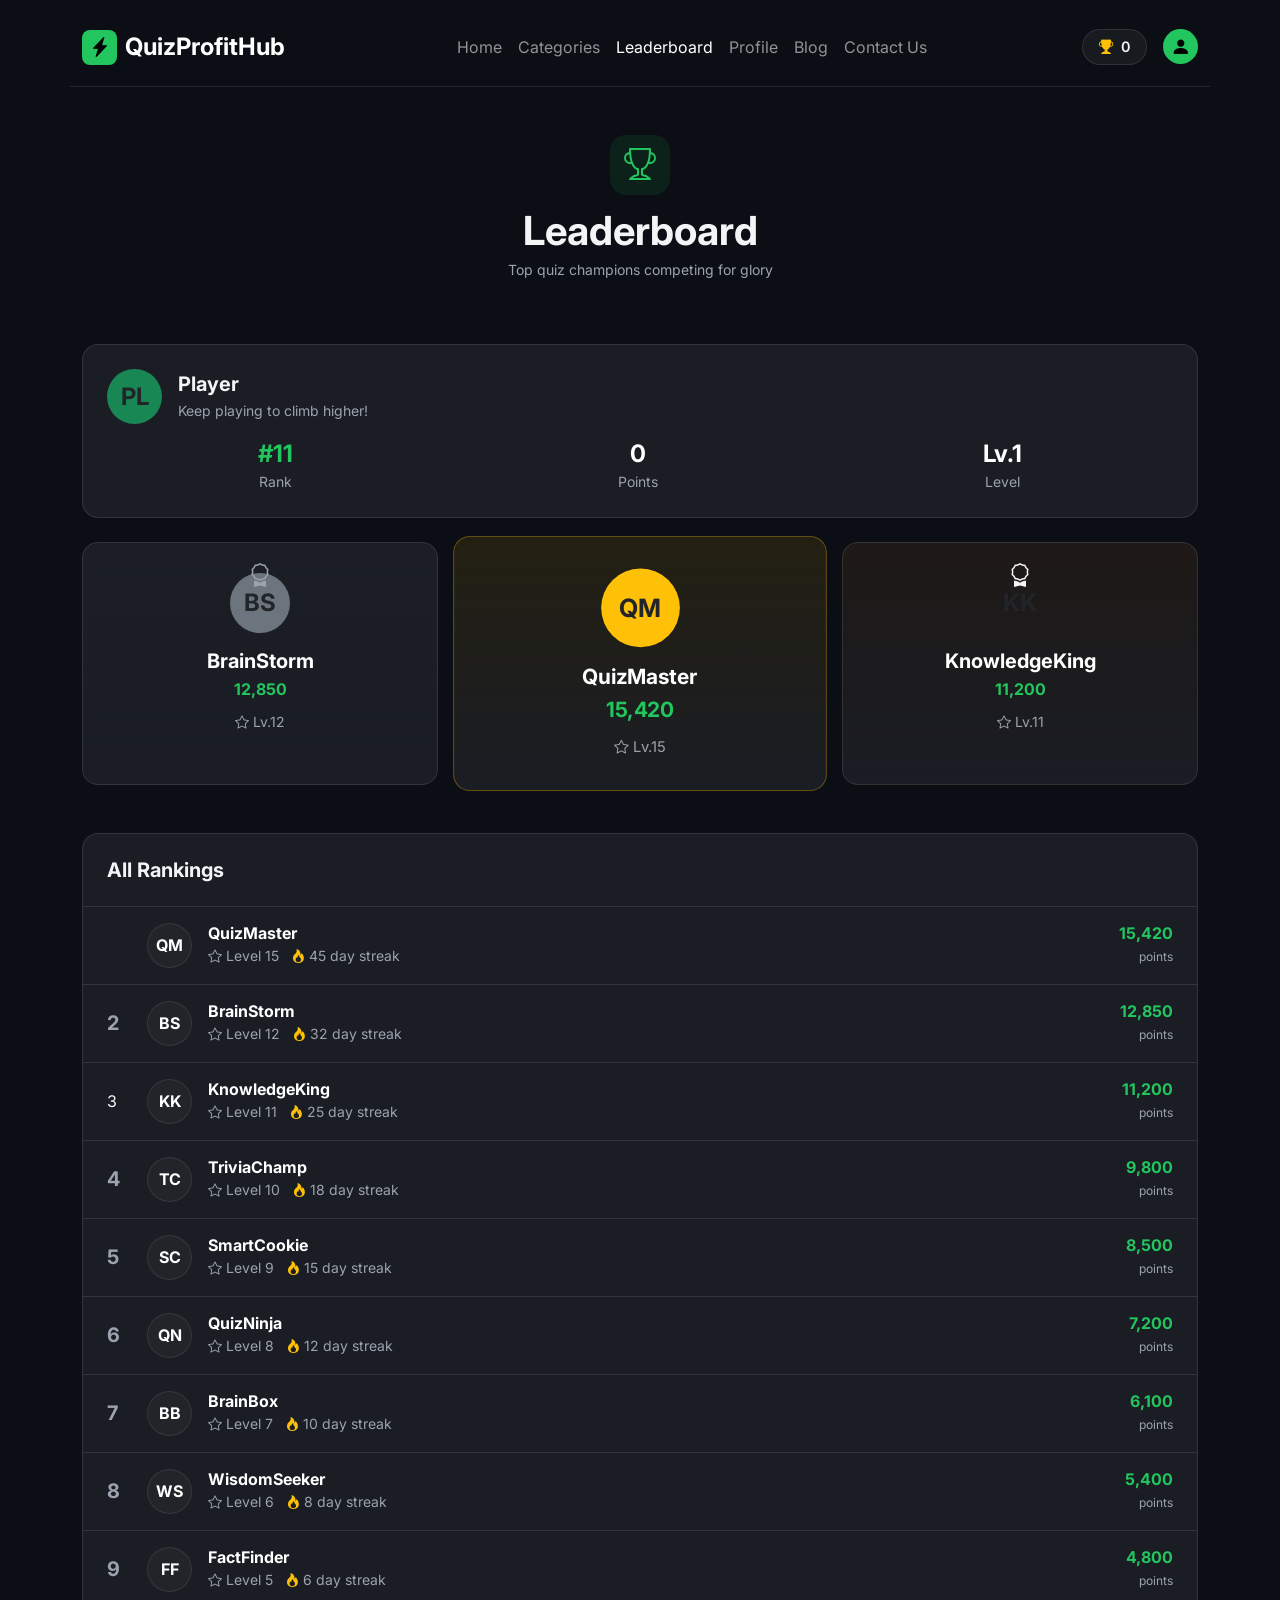
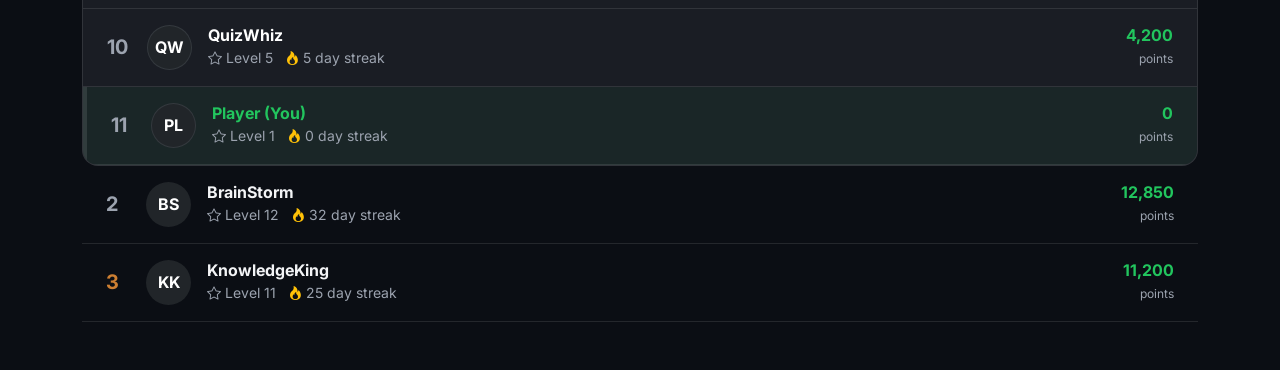
<file: leaderboard.html>
<!DOCTYPE html>
<html lang="en">
<head>
    <meta charset="UTF-8">
    <meta name="viewport" content="width=device-width, initial-scale=1.0">
    <title>QuizProfitHub | Leaderboard</title>
    <link href="https://cdn.jsdelivr.net/npm/bootstrap@5.3.0/dist/css/bootstrap.min.css" rel="stylesheet">
    <link href="https://fonts.googleapis.com/css2?family=Inter:wght@400;500;600;700;800&display=swap" rel="stylesheet">
    <link rel="stylesheet" href="https://cdn.jsdelivr.net/npm/bootstrap-icons@1.11.1/font/bootstrap-icons.css">
    <link rel="stylesheet" href="style.css">
</head>
<body class="dark-theme">
    <!-- Navbar -->
    <nav class="navbar navbar-expand-lg navbar-dark bg-transparent pt-4 pb-4">
        <div class="container border-bottom border-secondary border-opacity-25 pb-3">
            <a class="navbar-brand d-flex align-items-center gap-2" href="index.html">
                <div class="logo-icon"><i class="bi bi-lightning-charge-fill"></i></div>
                <span class="fw-bold fs-4">QuizProfitHub</span>
            </a>
            <button class="navbar-toggler" type="button" data-bs-toggle="collapse" data-bs-target="#navbarNav">
                <span class="navbar-toggler-icon"></span>
            </button>
            <div class="collapse navbar-collapse" id="navbarNav">
                <ul class="navbar-nav mx-auto">
                    <li class="nav-item"><a class="nav-link" href="index.html">Home</a></li>
                    <li class="nav-item"><a class="nav-link" href="index.html#categories">Categories</a></li>
                    <li class="nav-item"><a class="nav-link active" href="leaderboard.html">Leaderboard</a></li>
                    <li class="nav-item"><a class="nav-link" href="profile.html">Profile</a></li>
                    <li class="nav-item"><a class="nav-link" href="blog.html">Blog</a></li>
                    <li class="nav-item"><a class="nav-link" href="contact.html">Contact Us</a></li>
                </ul>
                <div class="d-flex align-items-center gap-3">
                    <div class="points-badge">
                        <i class="bi bi-trophy-fill text-warning"></i> <span id="wallet-balance">0</span>
                    </div>
                    <a href="profile.html" class="profile-icon text-decoration-none">
                        <i class="bi bi-person-fill"></i>
                    </a>
                </div>
            </div>
        </div>
    </nav>

    <!-- Leaderboard Header -->
    <div class="container py-4 text-center">
        <div class="d-inline-flex justify-content-center align-items-center mb-2" style="width:60px; height:60px; background-color: rgba(34, 197, 94, 0.1); border-radius: 16px;">
            <i class="bi bi-trophy text-primary-green fs-2"></i>
        </div>
        <h1 class="fw-bold my-1">Leaderboard</h1>
        <p class="text-secondary small">Top quiz champions competing for glory</p>
    </div>

    <!-- Leaderboard Top Ad -->
    <div class="container mb-4 text-center">
        <script async src="https://pagead2.googlesyndication.com/pagead/js/adsbygoogle.js?client=ca-pub-9574633923880115" crossorigin="anonymous"></script>
        <ins class="adsbygoogle" style="display:block" data-ad-client="ca-pub-9574633923880115" data-ad-slot="4081411500" data-ad-format="auto" data-full-width-responsive="true"></ins>
        <script>(adsbygoogle = window.adsbygoogle || []).push({});</script>
    </div>

    <!-- Leaderboard Content -->
    <div class="container pb-5">
        
        <!-- Your Ranking Card -->
        <div class="ranking-card mb-4">
            <div class="d-flex align-items-center justify-content-between p-4 flex-wrap gap-3">
                <div class="d-flex align-items-center gap-3 w-100 w-md-auto">
                    <div class="avatar-circle bg-success text-dark fw-bold fs-4 d-flex align-items-center justify-content-center" id="user-initials-lead" style="width: 55px; height: 55px; border-radius: 50%;">PL</div>
                    <div>
                        <h5 class="fw-bold mb-1" id="user-name-lead">Your Ranking</h5>
                        <p class="text-secondary small mb-0">Keep playing to climb higher!</p>
                    </div>
                </div>
                <div class="d-flex gap-4 w-100 w-md-auto justify-content-around">
                    <div class="text-center">
                        <h4 class="text-primary-green fw-bold mb-0">#---</h4>
                        <span class="text-secondary small">Rank</span>
                    </div>
                    <div class="text-center">
                        <h4 class="fw-bold mb-0 text-white" id="user-points-lead">0</h4>
                        <span class="text-secondary small">Points</span>
                    </div>
                    <div class="text-center">
                        <h4 class="fw-bold mb-0 text-white" id="user-level-lead">Lv.1</h4>
                        <span class="text-secondary small">Level</span>
                    </div>
                </div>
            </div>
        </div>

        <!-- Top 3 Podium (Dynamic) -->
        <div class="row g-4 mb-5" id="podium-row">
            <!-- Will be injected by JS -->
        </div>

        <!-- All Rankings List (Dynamic) -->
        <div class="ranking-list-card">
            <div class="p-4 border-bottom border-secondary border-opacity-25">
                <h5 class="fw-bold mb-0">All Rankings</h5>
            </div>
            
            <div class="ranking-rows" id="ranking-list">
                <!-- Will be injected by JS -->
            </div>
        </div>
                <!-- Row 2 -->
                <div class="ranking-row d-flex align-items-center p-3 px-4 border-bottom border-light border-opacity-10">
                    <div class="rank-num text-secondary fw-bold fs-5" style="width: 40px;">2</div>
                    <div class="avatar-circle bg-dark text-white fw-bold d-flex align-items-center justify-content-center me-3" style="width: 45px; height: 45px; border-radius: 50%;">BS</div>
                    <div class="flex-grow-1">
                        <h6 class="fw-bold mb-0">BrainStorm</h6>
                        <span class="text-secondary small"><i class="bi bi-star"></i> Level 12 &nbsp; <i class="bi bi-fire text-warning"></i> 32 day streak</span>
                    </div>
                    <div class="text-end">
                        <h6 class="text-primary-green fw-bold mb-0">12,850</h6>
                        <span class="text-secondary" style="font-size: 0.75rem;">points</span>
                    </div>
                </div>
                <!-- Row 3 -->
                <div class="ranking-row d-flex align-items-center p-3 px-4 border-bottom border-light border-opacity-10">
                    <div class="rank-num fw-bold fs-5" style="width: 40px; color: #cd7f32;">3</div>
                    <div class="avatar-circle bg-dark text-white fw-bold d-flex align-items-center justify-content-center me-3" style="width: 45px; height: 45px; border-radius: 50%;">KK</div>
                    <div class="flex-grow-1">
                        <h6 class="fw-bold mb-0">KnowledgeKing</h6>
                        <span class="text-secondary small"><i class="bi bi-star"></i> Level 11 &nbsp; <i class="bi bi-fire text-warning"></i> 25 day streak</span>
                    </div>
                    <div class="text-end">
                        <h6 class="text-primary-green fw-bold mb-0">11,200</h6>
                        <span class="text-secondary" style="font-size: 0.75rem;">points</span>
                    </div>
                </div>
    <script>
        document.addEventListener('DOMContentLoaded', () => {
            renderLeaderboard();
        });

        function renderLeaderboard() {
            const moneyEarned = parseInt(localStorage.getItem('moneyEarned') || '0');
            const xp = parseInt(localStorage.getItem('xp') || '0');
            const streak = parseInt(localStorage.getItem('streak') || '0');
            const savedName = localStorage.getItem('userName') || 'Player';
            const level = Math.floor(xp / 500) + 1;

            // Updated List of global players
            let players = [
                { name: 'QuizMaster', pts: 15420, lvl: 15, streak: 45, inits: 'QM' },
                { name: 'BrainStorm', pts: 12850, lvl: 12, streak: 32, inits: 'BS' },
                { name: 'KnowledgeKing', pts: 11200, lvl: 11, streak: 25, inits: 'KK' },
                { name: 'TriviaChamp', pts: 9800, lvl: 10, streak: 18, inits: 'TC' },
                { name: 'SmartCookie', pts: 8500, lvl: 9, streak: 15, inits: 'SC' },
                { name: 'QuizNinja', pts: 7200, lvl: 8, streak: 12, inits: 'QN' },
                { name: 'BrainBox', pts: 6100, lvl: 7, streak: 10, inits: 'BB' },
                { name: 'WisdomSeeker', pts: 5400, lvl: 6, streak: 8, inits: 'WS' },
                { name: 'FactFinder', pts: 4800, lvl: 5, streak: 6, inits: 'FF' },
                { name: 'QuizWhiz', pts: 4200, lvl: 5, streak: 5, inits: 'QW' },
                { name: savedName, pts: moneyEarned, lvl: level, streak: streak, inits: savedName.substring(0,2).toUpperCase(), isUser: true }
            ];

            // Sort by points descending
            players.sort((a, b) => b.pts - a.pts);

            // Update User Card
            const userRank = players.findIndex(p => p.isUser) + 1;
            document.getElementById('user-points-lead').innerText = moneyEarned;
            document.getElementById('user-name-lead').innerText = savedName;
            document.getElementById('user-initials-lead').innerText = savedName.substring(0, 2).toUpperCase();
            document.getElementById('user-level-lead').innerText = `Lv.${level}`;
            document.querySelector('.ranking-card h4.text-primary-green').innerText = `#${userRank}`;
            document.getElementById('wallet-balance').innerText = moneyEarned;

            // Render Podium (Top 3)
            const podiumRow = document.getElementById('podium-row');
            const top3 = players.slice(0, 3);
            
            // Re-order for visual podium: Rank 2, Rank 1, Rank 3
            const visualOrder = [top3[1] || top3[0], top3[0], top3[2] || top3[0]];
            
            podiumRow.innerHTML = visualOrder.map((p, i) => {
                const rankClass = i === 1 ? 'rank-1' : (i === 0 ? 'rank-2' : 'rank-3');
                const rankNum = i === 1 ? 1 : (i === 0 ? 2 : 3);
                const icon = i === 1 ? 'bi-crown' : 'bi-award';
                const color = i === 1 ? 'text-warning' : (i === 0 ? 'text-secondary' : 'style="color: #cd7f32"');
                const badgeStyle = i === 1 ? 'bg-warning' : (i === 0 ? 'bg-secondary' : 'style="background-color: #cd7f32"');
                const scale = i === 1 ? 'style="transform: scale(1.05); z-index: 2;"' : '';

                return `
                    <div class="col-md-4 order-${i === 1 ? '1 order-md-2' : (i === 0 ? '2 order-md-1' : '3 order-md-3')}">
                        <div class="podium-card ${rankClass} text-center h-100" ${scale}>
                            <div class="rank-badge ${color}"><i class="bi ${icon}"></i></div>
                            <div class="avatar-circle mx-auto mb-3 text-dark fw-bold fs-4 d-flex align-items-center justify-content-center ${badgeStyle}" style="width: ${i===1? '75':'60'}px; height: ${i===1? '75':'60'}px; border-radius: 50%;">${p.inits}</div>
                            <h5 class="fw-bold text-white mb-1">${p.name} ${p.isUser ? '(You)' : ''}</h5>
                            <p class="text-primary-green fw-bold mb-2 ${i===1?'fs-5':''}">${p.pts.toLocaleString()}</p>
                            <span class="text-secondary small"><i class="bi bi-star"></i> Lv.${p.lvl}</span>
                        </div>
                    </div>
                `;
            }).join('');

            // Render Remaining List
            const listContainer = document.getElementById('ranking-list');
            listContainer.innerHTML = players.map((p, index) => {
                const rank = index + 1;
                const activeStyle = p.isUser ? 'background-color: rgba(34, 197, 94, 0.05); border-left: 4px solid var(--primary-green);' : '';
                const crown = rank === 1 ? '<i class="bi bi-crown"></i>' : rank;
                const crownColor = rank === 1 ? 'text-warning' : (rank === 2 ? 'text-secondary' : (rank === 3 ? 'style="color: #cd7f32"' : 'text-secondary'));

                return `
                    <div class="ranking-row d-flex align-items-center p-3 px-4 border-bottom border-light border-opacity-10" style="${activeStyle}">
                        <div class="rank-num ${crownColor} fw-bold fs-5" style="width: 40px;">${crown}</div>
                        <div class="avatar-circle bg-dark text-white fw-bold d-flex align-items-center justify-content-center me-3 border border-secondary border-opacity-25" style="width: 45px; height: 45px; border-radius: 50%;">${p.inits}</div>
                        <div class="flex-grow-1">
                            <h6 class="fw-bold mb-0 ${p.isUser ? 'text-primary-green' : 'text-white'}">${p.name} ${p.isUser ? '(You)' : ''}</h6>
                            <span class="text-secondary small"><i class="bi bi-star"></i> Level ${p.lvl} &nbsp; <i class="bi bi-fire text-warning"></i> ${p.streak} day streak</span>
                        </div>
                        <div class="text-end">
                            <h6 class="text-primary-green fw-bold mb-0">${p.pts.toLocaleString()}</h6>
                            <span class="text-secondary" style="font-size: 0.75rem;">points</span>
                        </div>
                    </div>
                `;
            }).join('');
        }
    </script>
</body>
</html>
</file>
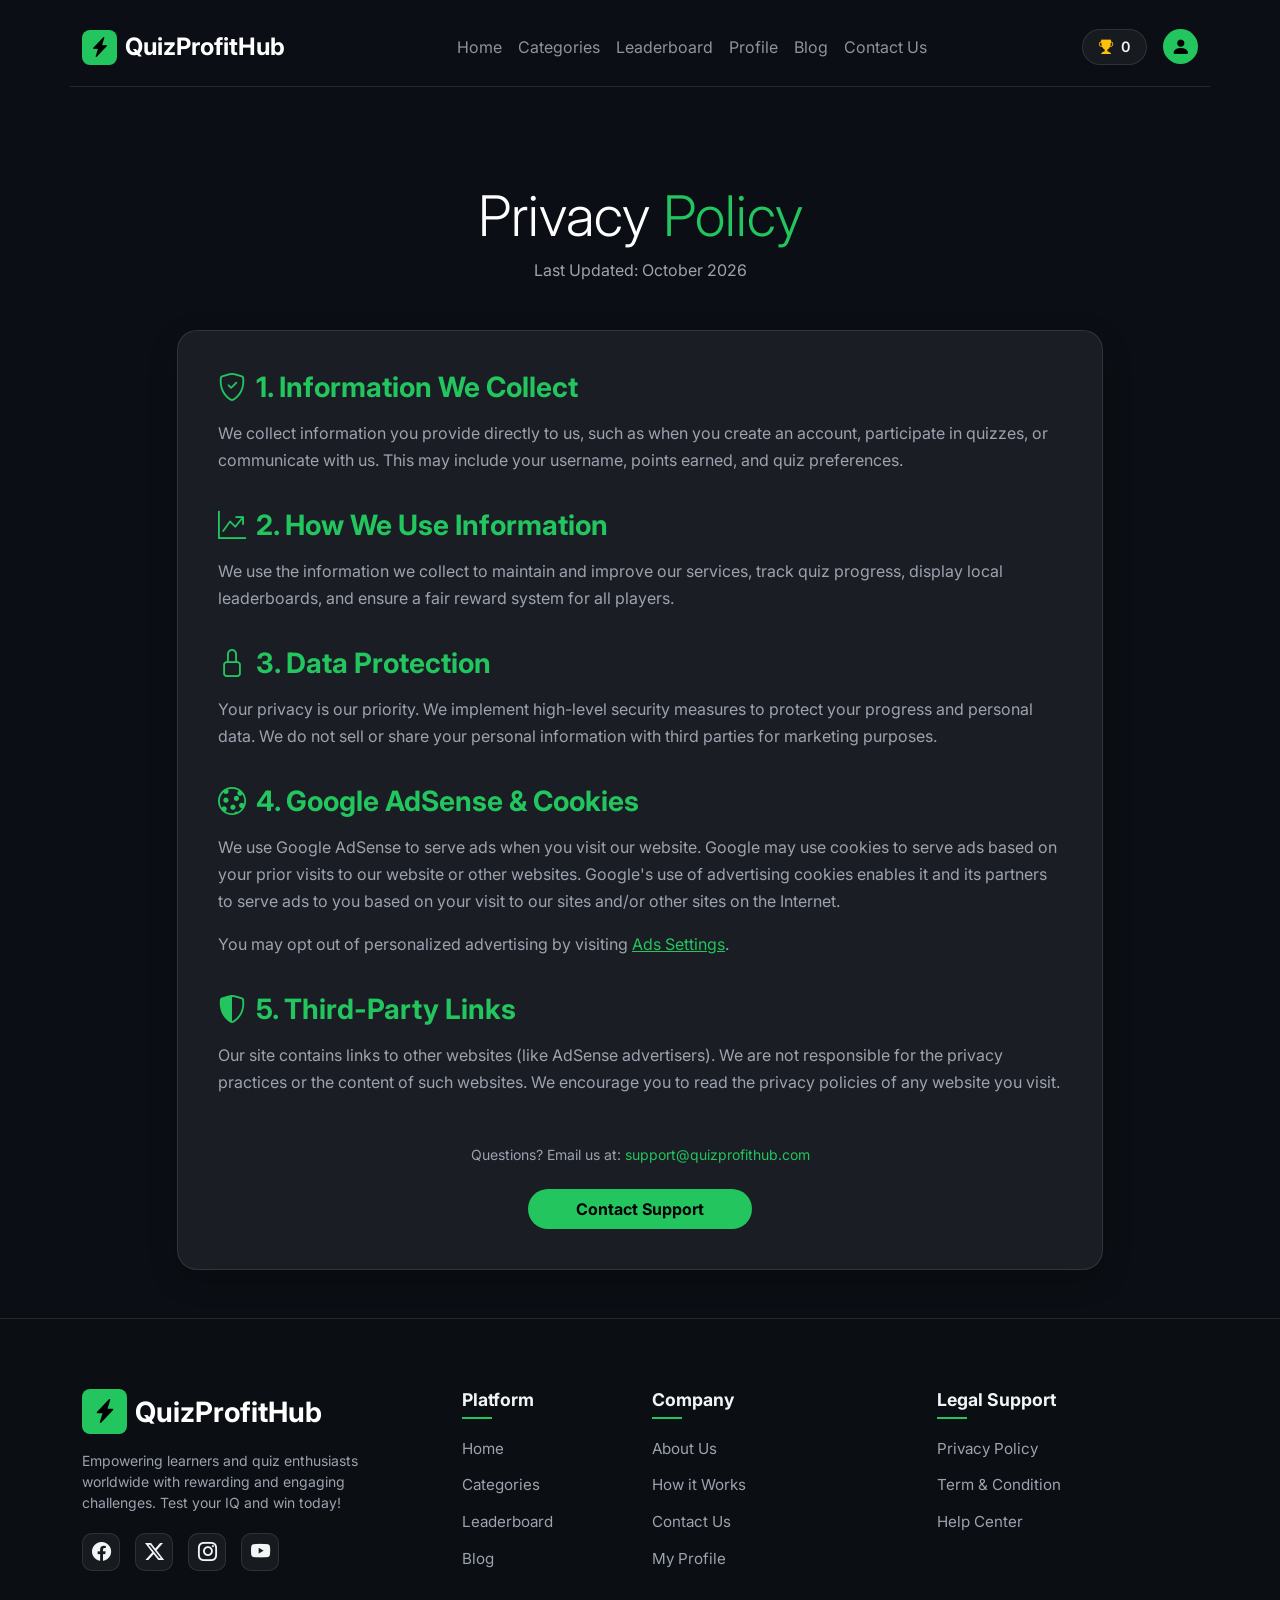
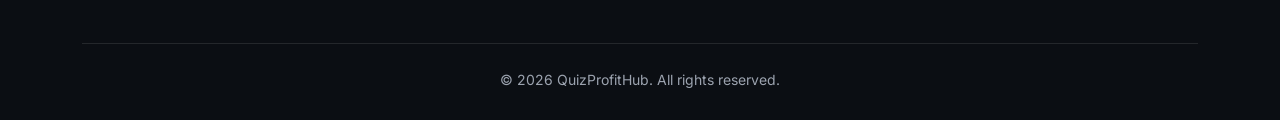
<file: privacy.html>
<!DOCTYPE html>
<html lang="en">
<head>
    <meta charset="UTF-8">
    <meta name="viewport" content="width=device-width, initial-scale=1.0">
    <title>QuizProfitHub | Privacy Policy</title>
    <link href="https://cdn.jsdelivr.net/npm/bootstrap@5.3.0/dist/css/bootstrap.min.css" rel="stylesheet">
    <link href="https://fonts.googleapis.com/css2?family=Inter:wght@400;500;600;700;800&display=swap" rel="stylesheet">
    <link rel="stylesheet" href="https://cdn.jsdelivr.net/npm/bootstrap-icons@1.11.1/font/bootstrap-icons.css">
    <link href="style.css" rel="stylesheet">
    <style>
        .policy-content-card {
            background-color: var(--card-bg);
            border: 1px solid var(--border-color);
            border-radius: 20px;
            padding: 40px;
            box-shadow: 0 10px 30px rgba(0,0,0,0.2);
        }
        .policy-section {
            margin-bottom: 35px;
        }
        .policy-section h3 {
            color: var(--primary-green);
            font-weight: 700;
            margin-bottom: 15px;
            display: flex;
            align-items: center;
            gap: 10px;
        }
        .policy-section p {
            color: var(--text-muted);
            line-height: 1.7;
        }
    </style>
</head>
<body class="dark-theme">
    <nav class="navbar navbar-expand-lg navbar-dark bg-transparent pt-4 pb-4">
        <div class="container border-bottom border-secondary border-opacity-25 pb-3">
            <a class="navbar-brand d-flex align-items-center gap-2" href="index.html">
                <div class="logo-icon"><i class="bi bi-lightning-charge-fill"></i></div>
                <span class="fw-bold fs-4">QuizProfitHub</span>
            </a>
            <button class="navbar-toggler" type="button" data-bs-toggle="collapse" data-bs-target="#navbarNav">
                <span class="navbar-toggler-icon"></span>
            </button>
            <div class="collapse navbar-collapse" id="navbarNav">
                <ul class="navbar-nav mx-auto">
                    <li class="nav-item"><a class="nav-link" href="index.html">Home</a></li>
                    <li class="nav-item"><a class="nav-link" href="index.html#categories">Categories</a></li>
                    <li class="nav-item"><a class="nav-link" href="leaderboard.html">Leaderboard</a></li>
                    <li class="nav-item"><a class="nav-link" href="profile.html">Profile</a></li>
                    <li class="nav-item"><a class="nav-link" href="blog.html">Blog</a></li>
                    <li class="nav-item"><a class="nav-link" href="contact.html">Contact Us</a></li>
                </ul>
                <div class="d-flex align-items-center gap-3">
                    <div class="points-badge">
                        <i class="bi bi-trophy-fill text-warning"></i> <span id="wallet-balance">0</span>
                    </div>
                    <a href="profile.html" class="profile-icon text-decoration-none">
                        <i class="bi bi-person-fill"></i>
                    </a>
                </div>
            </div>
        </div>
    </nav>

    <div class="container py-5 mt-4">
        <div class="text-center mb-5">
            <h1 class="display-4 fw-800 text-white mb-2">Privacy <span class="text-primary-green">Policy</span></h1>
            <p class="text-secondary">Last Updated: October 2026</p>
        </div>

        <div class="row justify-content-center">
            <div class="col-lg-10">
                <div class="policy-content-card">
                    <div class="policy-section">
                        <h3><i class="bi bi-shield-check"></i> 1. Information We Collect</h3>
                        <p>We collect information you provide directly to us, such as when you create an account, participate in quizzes, or communicate with us. This may include your username, points earned, and quiz preferences.</p>
                    </div>

                    <div class="policy-section">
                        <h3><i class="bi bi-graph-up-arrow"></i> 2. How We Use Information</h3>
                        <p>We use the information we collect to maintain and improve our services, track quiz progress, display local leaderboards, and ensure a fair reward system for all players.</p>
                    </div>

                    <div class="policy-section">
                        <h3><i class="bi bi-lock"></i> 3. Data Protection</h3>
                        <p>Your privacy is our priority. We implement high-level security measures to protect your progress and personal data. We do not sell or share your personal information with third parties for marketing purposes.</p>
                    </div>

                    <div class="policy-section">
                        <h3><i class="bi bi-cookie"></i> 4. Google AdSense & Cookies</h3>
                        <p>We use Google AdSense to serve ads when you visit our website. Google may use cookies to serve ads based on your prior visits to our website or other websites. Google's use of advertising cookies enables it and its partners to serve ads to you based on your visit to our sites and/or other sites on the Internet.</p>
                        <p>You may opt out of personalized advertising by visiting <a href="https://www.google.com/settings/ads" target="_blank" class="text-primary-green">Ads Settings</a>.</p>
                    </div>

                    <div class="policy-section">
                        <h3><i class="bi bi-shield-shaded"></i> 5. Third-Party Links</h3>
                        <p>Our site contains links to other websites (like AdSense advertisers). We are not responsible for the privacy practices or the content of such websites. We encourage you to read the privacy policies of any website you visit.</p>
                    </div>

                    <div class="text-center mt-5">
                        <p class="small text-secondary mb-4">Questions? Email us at: <span class="text-primary-green">support@quizprofithub.com</span></p>
                        <a href="contact.html" class="btn btn-primary-green px-5 py-2 fw-bold rounded-pill">Contact Support</a>
                    </div>
                </div>
            </div>
        </div>
    </div>

    <footer class="footer-modern">
        <div class="container">
            <div class="row g-4 text-start">
                <div class="col-lg-4 footer-brand">
                    <a class="navbar-brand d-flex align-items-center gap-2 mb-3" href="index.html">
                        <div class="logo-icon"><i class="bi bi-lightning-charge-fill"></i></div>
                        <span class="fw-bold fs-3 text-white">QuizProfitHub</span>
                    </a>
                    <p class="text-secondary small pe-lg-5">Empowering learners and quiz enthusiasts worldwide with rewarding and engaging challenges. Test your IQ and win today!</p>
                    <div class="social-links">
                        <a href="#" class="social-icon"><i class="bi bi-facebook"></i></a>
                        <a href="#" class="social-icon"><i class="bi bi-twitter-x"></i></a>
                        <a href="#" class="social-icon"><i class="bi bi-instagram"></i></a>
                        <a href="#" class="social-icon"><i class="bi bi-youtube"></i></a>
                    </div>
                </div>
                <div class="col-lg-2 col-md-4">
                    <h5 class="footer-heading">Platform</h5>
                    <ul class="footer-links-list">
                        <li><a href="index.html">Home</a></li>
                        <li><a href="index.html#categories">Categories</a></li>
                        <li><a href="leaderboard.html">Leaderboard</a></li>
                        <li><a href="blog.html">Blog</a></li>
                    </ul>
                </div>
                <div class="col-lg-3 col-md-4">
                    <h5 class="footer-heading">Company</h5>
                    <ul class="footer-links-list">
                        <li><a href="about.html">About Us</a></li>
                        <li><a href="index.html#how-it-works">How it Works</a></li>
                        <li><a href="contact.html">Contact Us</a></li>
                        <li><a href="profile.html">My Profile</a></li>
                    </ul>
                </div>
                <div class="col-lg-3 col-md-4">
                    <h5 class="footer-heading">Legal Support</h5>
                    <ul class="footer-links-list">
                        <li><a href="privacy.html">Privacy Policy</a></li>
                        <li><a href="terms.html">Term & Condition</a></li>
                        <li><a href="help.html">Help Center</a></li>
                    </ul>
                </div>
            </div>
            <div class="footer-bottom text-center">
                <p class="text-secondary small mb-0">&copy; 2026 QuizProfitHub. All rights reserved.</p>
            </div>
        </div>
    </footer>
    <script>
        // Update points
        document.addEventListener('DOMContentLoaded', () => {
            const moneyEarned = localStorage.getItem('moneyEarned') || '0';
            const balElement = document.getElementById('wallet-balance');
            if(balElement) balElement.innerText = moneyEarned;
        });
    </script>
    <script src="https://cdn.jsdelivr.net/npm/bootstrap@5.3.0/dist/js/bootstrap.bundle.min.js"></script>
</body>
</html>
</file>
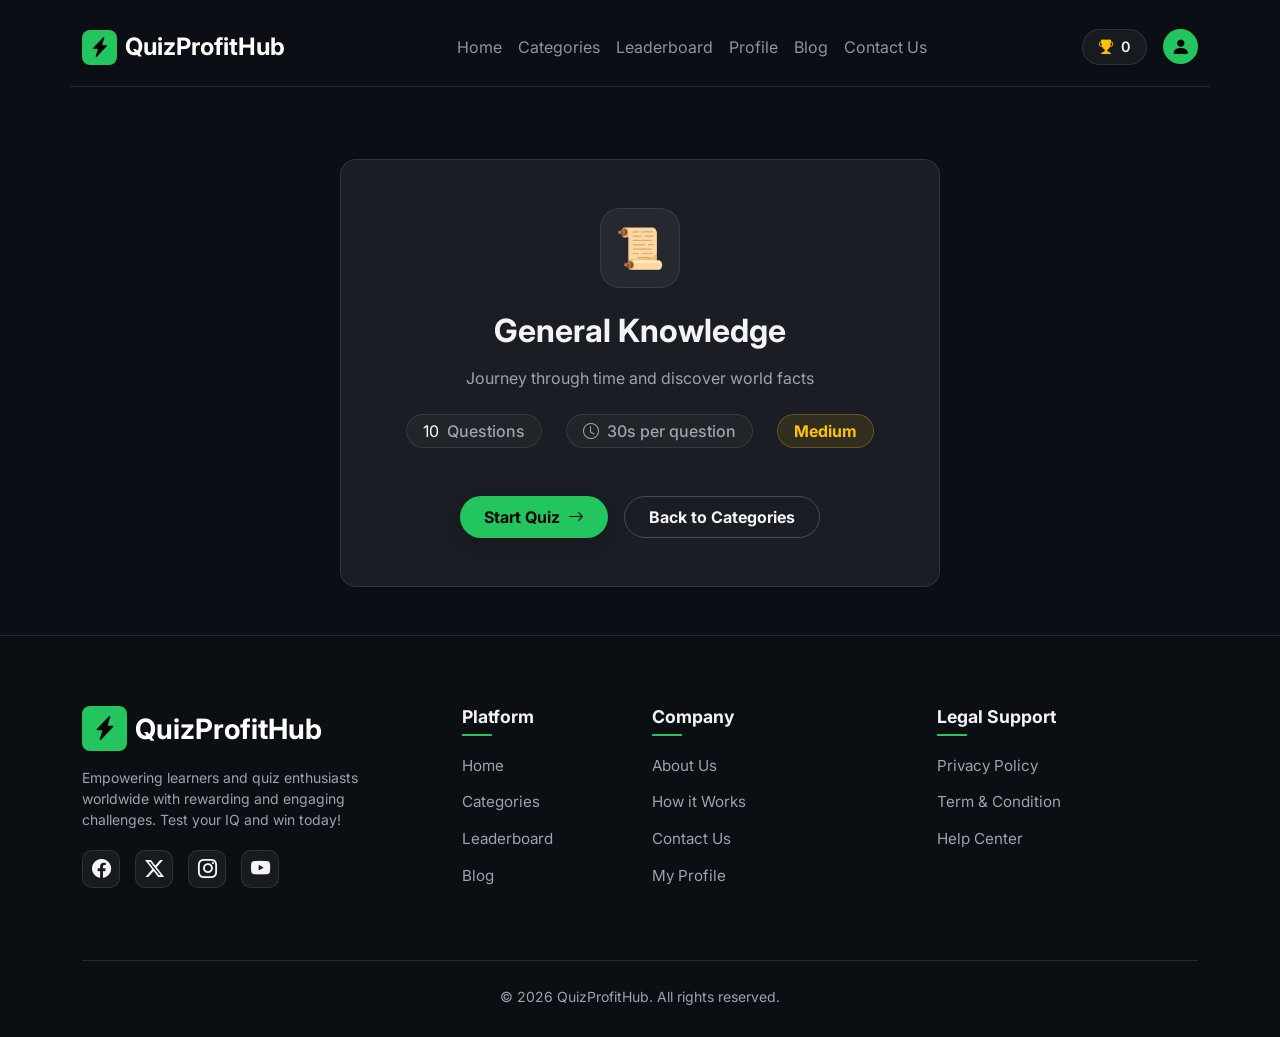
<file: quiz.html>
<!DOCTYPE html>
<html lang="en">
<head>
    <meta charset="UTF-8">
    <meta name="viewport" content="width=device-width, initial-scale=1.0, maximum-scale=1.0, user-scalable=no, viewport-fit=cover">
    <meta name="theme-color" content="#0B0E14">
    <title>QuizProfitHub | Play Quiz</title>
    
    <script async src="https://pagead2.googlesyndication.com/pagead/js/adsbygoogle.js?client=ca-pub-9574633923880115" crossorigin="anonymous"></script>
    <link href="https://cdn.jsdelivr.net/npm/bootstrap@5.3.0/dist/css/bootstrap.min.css" rel="stylesheet">
    <link href="https://fonts.googleapis.com/css2?family=Inter:wght@400;500;600;700;800&display=swap" rel="stylesheet">
    <link rel="stylesheet" href="https://cdn.jsdelivr.net/npm/bootstrap-icons@1.11.1/font/bootstrap-icons.css">
    <link rel="stylesheet" href="style.css">
    <style>
        body { min-height: 100vh; display: flex; flex-direction: column; }
        .quiz-card {
            background-color: var(--card-bg);
            border-radius: 16px;
            padding: 24px;
            border: 1px solid var(--border-color);
            max-width: 600px;
            width: 100%;
            margin: auto;
            position: relative;
        }
        .option-btn {
            width: 100%;
            text-align: left;
            padding: 16px 20px;
            margin-bottom: 14px;
            border-radius: 12px;
            border: 1px solid rgba(255,255,255,0.1);
            background-color: rgba(255,255,255,0.02);
            color: var(--text-main);
            font-size: 1.05rem;
            font-weight: 500;
            transition: all 0.2s ease;
        }
        .option-btn:hover {
            border-color: rgba(255,255,255,0.3);
            background-color: rgba(255,255,255,0.05);
        }
        .option-btn.selected {
            border-color: var(--primary-green);
            background-color: rgba(34, 197, 94, 0.1);
        }
        .option-btn.correct {
            background-color: #22c55e !important;
            color: #000 !important;
            border-color: #22c55e !important;
        }
        .option-btn.wrong {
            background-color: #ef4444 !important;
            color: #fff !important;
            border-color: #ef4444 !important;
        }
        .progress-tracker {
            display: flex; justify-content: center; gap: 8px; margin-bottom: 24px; flex-wrap: wrap;
        }
        .tracker-dot {
            width: 32px; height: 32px; border-radius: 50%;
            background: rgba(255,255,255,0.05);
            display: flex; justify-content: center; align-items: center;
            font-size: 12px; font-weight: bold; color: transparent;
            border: 1px solid rgba(255,255,255,0.1);
            transition: all 0.3s;
        }
        .tracker-dot.active { background: var(--primary-green); color: #000; border-color: var(--primary-green); }
        .tracker-dot.correct { background: #22c55e; color: #000; border-color: #22c55e; }
        .tracker-dot.wrong { background: #ef4444; color: #fff; border-color: #ef4444; }
        .fade-in { animation: fadeIn 0.4s ease forwards; }
        @keyframes fadeIn { from { opacity: 0; transform: translateY(10px); } to { opacity: 1; transform: translateY(0); } }
    </style>
</head>

<body class="dark-theme">
    <nav class="navbar navbar-expand-lg navbar-dark bg-transparent pt-4 pb-4">
        <div class="container border-bottom border-secondary border-opacity-25 pb-3">
            <a class="navbar-brand d-flex align-items-center gap-2" href="index.html">
                <div class="logo-icon"><i class="bi bi-lightning-charge-fill"></i></div>
                <span class="fw-bold fs-4">QuizProfitHub</span>
            </a>
            <button class="navbar-toggler" type="button" data-bs-toggle="collapse" data-bs-target="#navbarNav">
                <span class="navbar-toggler-icon"></span>
            </button>
            <div class="collapse navbar-collapse" id="navbarNav">
                <ul class="navbar-nav mx-auto">
                    <li class="nav-item"><a class="nav-link" href="index.html">Home</a></li>
                    <li class="nav-item"><a class="nav-link" href="index.html#categories">Categories</a></li>
                    <li class="nav-item"><a class="nav-link" href="leaderboard.html">Leaderboard</a></li>
                    <li class="nav-item"><a class="nav-link" href="profile.html">Profile</a></li>
                    <li class="nav-item"><a class="nav-link" href="blog.html">Blog</a></li>
                    <li class="nav-item"><a class="nav-link" href="contact.html">Contact Us</a></li>
                </ul>
                <div class="d-flex align-items-center gap-3">
                    <div class="points-badge">
                        <i class="bi bi-trophy-fill text-warning"></i> <span id="wallet-balance">0</span>
                    </div>
                    <a href="profile.html" class="profile-icon text-decoration-none">
                        <i class="bi bi-person-fill"></i>
                    </a>
                </div>
            </div>
        </div>
    </nav>

    <div class="container flex-grow-1 d-flex flex-column py-5 align-items-center justify-content-center">
        
        <!-- Pre-Quiz Overview Screen -->
        <div id="pre-quiz-screen" class="quiz-card text-center fade-in p-md-5">
            <div class="category-icon-wrapper mx-auto mb-4 border border-secondary border-opacity-25" style="width: 80px; height: 80px; background-color: rgba(255,255,255,0.05); border-radius: 20px;">
                <span class="fs-1" id="pre-icon">?</span>
            </div>
            <h2 class="fw-bold mb-3" id="pre-title">Loading...</h2>
            <p class="text-secondary mb-4" id="pre-desc">Please wait while we prepare your quiz.</p>
            
            <div class="d-flex justify-content-center gap-4 mb-5 flex-wrap">
                <span class="badge bg-dark border border-secondary border-opacity-25 px-3 py-2 fw-normal fs-6 rounded-pill"><span class="text-white" id="pre-qcount">10</span> <span class="text-secondary ms-1 fw-medium">Questions</span></span>
                <span class="badge bg-dark border border-secondary border-opacity-25 px-3 py-2 fw-normal fs-6 rounded-pill d-flex align-items-center gap-2"><i class="bi bi-clock text-secondary"></i><span class="text-secondary fw-medium">30s per question</span></span>
                <span class="badge bg-warning bg-opacity-10 border border-warning border-opacity-25 text-warning px-3 py-2 fs-6 rounded-pill" id="pre-diff">Medium</span>
            </div>
            
            <div class="d-flex justify-content-center gap-3 flex-wrap">
                <button class="btn btn-primary-green fw-bold px-4 py-2 rounded-pill shadow" onclick="startQuizSession()">Start Quiz <i class="bi bi-arrow-right ms-1"></i></button>
                <a href="index.html#categories" class="btn btn-outline-light fw-bold px-4 py-2 rounded-pill">Back to Categories</a>
            </div>
        </div>

        <!-- Main Quiz Interface -->
        <div id="main-quiz-screen" class="quiz-card" style="display: none;">
            <div class="d-flex justify-content-between align-items-center mb-3 border-bottom border-secondary border-opacity-25 pb-3">
                <div class="d-flex align-items-center gap-3">
                    <h5 class="fw-bold mb-0 d-flex align-items-center gap-2"><span id="quiz-header-icon"></span> <span id="quiz-header-title">Quiz</span></h5>
                    <span id="timer-display" class="badge bg-danger rounded-pill px-3 py-2 fs-6 shadow-sm d-flex align-items-center gap-1" style="min-width: 80px;"><i class="bi bi-stopwatch"></i> 00:30</span>
                </div>
                <span class="text-secondary small fw-medium" id="question-count">Question 1 of 10</span>
            </div>
            
            <div class="progress-bar-custom mb-4" style="height: 6px; background-color: rgba(255,255,255,0.05);">
                <div id="progress-bar" class="progress-bar-fill" style="width: 10%;"></div>
            </div>

            <div id="progress-tracker" class="progress-tracker"></div>

            <div id="question-fade-container" class="fade-in">
                <h4 id="question-text" class="fw-bold mb-4 line-height-base">Loading Data...</h4>
                <div id="options-container"></div>
            </div>

            <!-- Ad Unit -->
            <div id="ad-slot" class="mt-4 px-2" style="display: none;">
                <ins class="adsbygoogle" style="display:block;"
                    data-ad-client="ca-pub-9574633923880115" data-ad-slot="4081411500" data-ad-format="auto"
                    data-full-width-responsive="true"></ins>
                <script>(adsbygoogle = window.adsbygoogle || []).push({});</script>
            </div>

            <div class="d-flex w-100 gap-3 mt-4">
                <button id="prev-btn" class="btn btn-outline-light fw-bold py-3 px-4 rounded-3" style="display: none; white-space: nowrap;">Previous</button>
                <button id="next-btn" class="btn btn-primary-green fw-bold py-3 w-100 rounded-3 fs-5" disabled>Next</button>
            </div>
        </div>

    </div>

    <footer class="footer-modern">
        <div class="container">
            <div class="row g-4 text-start">
                <div class="col-lg-4 footer-brand">
                    <a class="navbar-brand d-flex align-items-center gap-2 mb-3" href="index.html">
                        <div class="logo-icon"><i class="bi bi-lightning-charge-fill"></i></div>
                        <span class="fw-bold fs-3 text-white">QuizProfitHub</span>
                    </a>
                    <p class="text-secondary small pe-lg-5">Empowering learners and quiz enthusiasts worldwide with rewarding and engaging challenges. Test your IQ and win today!</p>
                    <div class="social-links">
                        <a href="#" class="social-icon"><i class="bi bi-facebook"></i></a>
                        <a href="#" class="social-icon"><i class="bi bi-twitter-x"></i></a>
                        <a href="#" class="social-icon"><i class="bi bi-instagram"></i></a>
                        <a href="#" class="social-icon"><i class="bi bi-youtube"></i></a>
                    </div>
                </div>
                <div class="col-lg-2 col-md-4">
                    <h5 class="footer-heading">Platform</h5>
                    <ul class="footer-links-list">
                        <li><a href="index.html">Home</a></li>
                        <li><a href="index.html#categories">Categories</a></li>
                        <li><a href="leaderboard.html">Leaderboard</a></li>
                        <li><a href="blog.html">Blog</a></li>
                    </ul>
                </div>
                <div class="col-lg-3 col-md-4">
                    <h5 class="footer-heading">Company</h5>
                    <ul class="footer-links-list">
                        <li><a href="about.html">About Us</a></li>
                        <li><a href="index.html#how-it-works">How it Works</a></li>
                        <li><a href="contact.html">Contact Us</a></li>
                        <li><a href="profile.html">My Profile</a></li>
                    </ul>
                </div>
                <div class="col-lg-3 col-md-4">
                    <h5 class="footer-heading">Legal Support</h5>
                    <ul class="footer-links-list">
                        <li><a href="privacy.html">Privacy Policy</a></li>
                        <li><a href="terms.html">Term & Condition</a></li>
                        <li><a href="contact.html">Help Center</a></li>
                    </ul>
                </div>
            </div>
            <div class="footer-bottom text-center">
                <p class="text-secondary small mb-0">&copy; 2026 QuizProfitHub. All rights reserved.</p>
            </div>
        </div>
    </footer>

    <script src="https://cdn.jsdelivr.net/npm/bootstrap@5.3.0/dist/js/bootstrap.bundle.min.js"></script>
    <script>
        document.addEventListener('DOMContentLoaded', () => {
            const moneyEarned = localStorage.getItem('moneyEarned') || '0';
            const balElement = document.getElementById('wallet-balance');
            if(balElement) balElement.innerText = moneyEarned;
        });

        const quizDatabase = {
            science: {
                title: "Science", icon: "🔬", desc: "Explore the wonders of physics, chemistry, and biology", diff: "Medium", color: "warning",
                data: [
                    { question: "What gas do plants absorb from the atmosphere?", options: ["Oxygen", "Carbon Dioxide", "Nitrogen", "Argon"], answer: "Carbon Dioxide" },
                    { question: "What is the chemical symbol for Gold?", options: ["Go", "Gd", "Au", "Ag"], answer: "Au" },
                    { question: "Which planet is known as the Red Planet?", options: ["Venus", "Jupiter", "Saturn", "Mars"], answer: "Mars" },
                    { question: "Who invented the telephone?", options: ["Thomas Edison", "Nikola Tesla", "Alexander Graham Bell", "Isaac Newton"], answer: "Alexander Graham Bell" },
                    { question: "What is the hardest natural substance on Earth?", options: ["Iron", "Diamond", "Gold", "Platinum"], answer: "Diamond" },
                    { question: "What is the powerhouse of the cell?", options: ["Nucleus", "Ribosome", "Mitochondria", "Lysosome"], answer: "Mitochondria" },
                    { question: "What is the boiling point of water (Celsius)?", options: ["90°C", "100°C", "110°C", "120°C"], answer: "100°C" },
                    { question: "Which vitamin is produced in the skin when exposed to sunlight?", options: ["Vitamin A", "Vitamin B12", "Vitamin C", "Vitamin D"], answer: "Vitamin D" },
                    { question: "Who formulated the Laws of Motion?", options: ["Albert Einstein", "Isaac Newton", "Galileo Galilei", "Marie Curie"], answer: "Isaac Newton" },
                    { question: "What is the common name for Sodium Chloride?", options: ["Sugar", "Salt", "Vinegar", "Baking Soda"], answer: "Salt" }
                ]
            },
            gk: {
                title: "General Knowledge", icon: "📜", desc: "Journey through time and discover world facts", diff: "Medium", color: "warning",
                data: [
                    { question: "Which is the largest continent in the world?", options: ["Africa", "Asia", "Europe", "North America"], answer: "Asia" },
                    { question: "Who painted the Mona Lisa?", options: ["Van Gogh", "Picasso", "Da Vinci", "Rembrandt"], answer: "Da Vinci" },
                    { question: "What is the capital of Australia?", options: ["Sydney", "Melbourne", "Canberra", "Perth"], answer: "Canberra" },
                    { question: "Which ocean is the largest?", options: ["Atlantic", "Indian", "Arctic", "Pacific"], answer: "Pacific" },
                    { question: "How many states are there in the USA?", options: ["50", "52", "48", "51"], answer: "50" },
                    { question: "Which country is known as the Land of the Rising Sun?", options: ["China", "Japan", "South Korea", "Thailand"], answer: "Japan" },
                    { question: "Which is the tallest building in the world?", options: ["Burj Khalifa", "Shanghai Tower", "Empire State Building", "Eiffel Tower"], answer: "Burj Khalifa" },
                    { question: "Who is known as the Father of the Nation in India?", options: ["Subhash Chandra Bose", "Mahatma Gandhi", "Jawaharlal Nehru", "Sardar Patel"], answer: "Mahatma Gandhi" },
                    { question: "What is the longest river in the world?", options: ["Amazon", "Nile", "Mississippi", "Yangtze"], answer: "Nile" },
                    { question: "Which planet is closest to the Sun?", options: ["Venus", "Earth", "Mars", "Mercury"], answer: "Mercury" }
                ]
            },
            math: {
                title: "Math & Logic", icon: "💻", desc: "Test your knowledge of numbers and logical innovation", diff: "Hard", color: "danger",
                data: [
                    { question: "Solve: 5 + 5 × 5 = ?", options: ["50", "30", "25", "20"], answer: "30" },
                    { question: "What is the square root of 144?", options: ["10", "12", "14", "16"], answer: "12" },
                    { question: "100 divided by half, plus 20 is?", options: ["70", "220", "20", "120"], answer: "220" },
                    { question: "Which number is prime?", options: ["15", "21", "29", "33"], answer: "29" },
                    { question: "What is 15% of 200?", options: ["30", "45", "15", "20"], answer: "30" },
                    { question: "What is 7 multiplied by 8?", options: ["54", "56", "48", "64"], answer: "56" },
                    { question: "What is the next number in sequence: 2, 4, 8, 16, _?", options: ["20", "24", "32", "64"], answer: "32" },
                    { question: "How many degrees are in a right angle?", options: ["45°", "90°", "180°", "360°"], answer: "90°" },
                    { question: "What is the value of Pi (to 2 decimal places)?", options: ["3.12", "3.16", "3.14", "3.18"], answer: "3.14" },
                    { question: "If a rectangle has length 5 and width 3, what is its area?", options: ["15", "8", "20", "16"], answer: "15" }
                ]
            },
            sports: {
                title: "Sports", icon: "⚽", desc: "Challenge your sports knowledge from around the globe", diff: "Medium", color: "warning",
                data: [
                    { question: "Which country won the first ICC Cricket World Cup?", options: ["Australia", "India", "West Indies", "England"], answer: "West Indies" },
                    { question: "How many players are on a standard soccer team?", options: ["10", "11", "12", "9"], answer: "11" },
                    { question: "Who holds the record for the most Olympic gold medals?", options: ["Usain Bolt", "Michael Phelps", "Carl Lewis", "Mark Spitz"], answer: "Michael Phelps" },
                    { question: "In which sport would you perform a 'slam dunk'?", options: ["Tennis", "Basketball", "Volleyball", "Baseball"], answer: "Basketball" },
                    { question: "What is the national sport of Canada?", options: ["Ice Hockey", "Lacrosse", "Curling", "Both A and B"], answer: "Both A and B" },
                    { question: "Cristiano Ronaldo is associated with which sport?", options: ["Tennis", "Soccer", "Cricket", "Basketball"], answer: "Soccer" },
                    { question: "The term 'Grand Slam' is associated with which sport?", options: ["Golf", "Tennis", "Chess", "Polo"], answer: "Tennis" },
                    { question: "Who won the FIFA World Cup 2022?", options: ["France", "Argentina", "Brazil", "Germany"], answer: "Argentina" },
                    { question: "What is the length of a professional marathon (km)?", options: ["21.1", "42.2", "10", "35.5"], answer: "42.2" },
                    { question: "In which city were the first modern Olympics held?", options: ["Paris", "London", "Athens", "Rome"], answer: "Athens" }
                ]
            },
            bollywood: {
                title: "Entertainment", icon: "🎬", desc: "Movies, music, TV shows and pop culture trivia", diff: "Easy", color: "success",
                data: [
                    { question: "Who is known as the 'Badshah of Bollywood'?", options: ["Salman Khan", "Aamir Khan", "Shah Rukh Khan", "Akshay Kumar"], answer: "Shah Rukh Khan" },
                    { question: "Which movie holds the record for highest grosser worldwide among older classics?", options: ["Sholay", "Mughal-E-Azam", "Dilwale Dulhania Le Jayenge", "Dangal"], answer: "Dangal" },
                    { question: "Who directed '3 Idiots'?", options: ["Karan Johar", "Rajkumar Hirani", "Sanjay Leela Bhansali", "Rohit Shetty"], answer: "Rajkumar Hirani" },
                    { question: "Which actress was known as the 'Hawa Hawai' girl?", options: ["Madhuri Dixit", "Sridevi", "Juhi Chawla", "Rekha"], answer: "Sridevi" },
                    { question: "In 'Sholay', what was the name of Basanti’s horse?", options: ["Chetak", "Dhanno", "Badal", "Shera"], answer: "Dhanno" },
                    { question: "Which is the highest-grossing film of all time?", options: ["Titanic", "Avatar", "Avengers: Endgame", "Star Wars"], answer: "Avatar" },
                    { question: "Who played the character of Iron Man in the MCU?", options: ["Chris Evans", "Mark Ruffalo", "Robert Downey Jr.", "Chris Hemsworth"], answer: "Robert Downey Jr." },
                    { question: "Who is known as the 'King of Pop'?", options: ["Elvis Presley", "Michael Jackson", "Freddie Mercury", "Prince"], answer: "Michael Jackson" },
                    { question: "Which series features the character Sheldon Cooper?", options: ["Friends", "The Office", "The Big Bang Theory", "Suits"], answer: "The Big Bang Theory" },
                    { question: "Who won the Oscar for Best Picture in the very first academy awards?", options: ["Wings", "Sunrise", "Seventh Heaven", "The Circus"], answer: "Wings" }
                ]
            }
        };

        const categoryId = localStorage.getItem('selectedCategory') || 'gk';
        const activeCategory = quizDatabase[categoryId] || quizDatabase['gk'];

        // Hydrate Pre-Quiz UI
        document.getElementById('pre-icon').innerText = activeCategory.icon;
        document.getElementById('pre-title').innerText = activeCategory.title;
        document.getElementById('pre-desc').innerText = activeCategory.desc;
        document.getElementById('pre-qcount').innerText = "10";
        
        const diffBadge = document.getElementById('pre-diff');
        diffBadge.innerText = activeCategory.diff;
        diffBadge.className = `badge bg-${activeCategory.color} bg-opacity-10 border border-${activeCategory.color} border-opacity-25 text-${activeCategory.color} px-3 py-2 fs-6 rounded-pill`;

        document.getElementById('quiz-header-icon').innerText = activeCategory.icon;
        document.getElementById('quiz-header-title').innerText = activeCategory.title;

        // Shuffle logic
        function shuffleArray(array) {
            let cur = array.length, rnd;
            while (cur != 0) {
                rnd = Math.floor(Math.random() * cur); cur--;
                [array[cur], array[rnd]] = [array[rnd], array[cur]];
            }
            return array;
        }

        const quizData = shuffleArray([...activeCategory.data]).slice(0, 10);
        let currentQuestionIndex = 0;
        let score = 0;
        let userAnswers = {};
        
        let timerInterval;
        let secondsLeft = 30;

        const questionText = document.getElementById('question-text');
        const optionsContainer = document.getElementById('options-container');
        const nextBtn = document.getElementById('next-btn');
        const progressCount = document.getElementById('question-count');
        const progressBar = document.getElementById('progress-bar');
        const fadeContainer = document.getElementById('question-fade-container');
        const adSlot = document.getElementById('ad-slot');
        const timerDisplay = document.getElementById('timer-display');

        function startQuizSession() {
            document.getElementById('pre-quiz-screen').style.display = 'none';
            document.getElementById('main-quiz-screen').style.display = 'block';
            
            // Render tracker
            const trackerContainer = document.getElementById('progress-tracker');
            trackerContainer.innerHTML = ''; // reset just in case
            for (let i = 0; i < quizData.length; i++) {
                const dot = document.createElement('div');
                dot.className = 'tracker-dot';
                dot.id = 'dot-' + i;
                trackerContainer.appendChild(dot);
            }
            loadQuestion();
        }

        function updateTimerDisplay() {
            if(!timerDisplay) return;
            const s = secondsLeft < 10 ? '0' + secondsLeft : secondsLeft;
            timerDisplay.innerHTML = `<i class="bi bi-stopwatch"></i> 00:${s}`;
        }

        function autoFailQuestion() {
            if (!userAnswers[currentQuestionIndex]) {
                userAnswers[currentQuestionIndex] = {
                    selected: null,
                    correctAns: quizData[currentQuestionIndex].answer,
                    isCorrect: false
                };
                
                const dot = document.getElementById('dot-' + currentQuestionIndex);
                if (dot) {
                    dot.innerText = '✖';
                    dot.classList.remove('active');
                    dot.classList.add('wrong');
                }
                
                Array.from(optionsContainer.children).forEach(btn => {
                    btn.style.pointerEvents = 'none';
                    if (btn.innerText === quizData[currentQuestionIndex].answer) btn.classList.add('correct');
                });
                
                nextBtn.disabled = false;
                timerDisplay.classList.replace('bg-danger', 'bg-dark');
                timerDisplay.innerHTML = `<i class="bi bi-x-circle text-danger"></i> Time Up`;
            }
        }

        function loadQuestion() {
            clearInterval(timerInterval);
            
            if (userAnswers[currentQuestionIndex]) {
                if(timerDisplay) {
                    timerDisplay.classList.replace('bg-danger', 'bg-dark');
                    timerDisplay.innerHTML = `<i class="bi bi-check-circle text-success"></i> Answered`;
                }
            } else {
                secondsLeft = 30;
                if(timerDisplay) {
                    timerDisplay.classList.replace('bg-dark', 'bg-danger');
                }
                updateTimerDisplay();
                
                timerInterval = setInterval(() => {
                    secondsLeft--;
                    updateTimerDisplay();
                    if(secondsLeft <= 0) {
                        clearInterval(timerInterval);
                        autoFailQuestion();
                    }
                }, 1000);
            }

            fadeContainer.classList.remove('fade-in');
            void fadeContainer.offsetWidth; // trigger reflow
            fadeContainer.classList.add('fade-in');

            const prevBtn = document.getElementById('prev-btn');
            if (currentQuestionIndex > 0) {
                prevBtn.style.display = 'block';
            } else {
                prevBtn.style.display = 'none';
            }

            // Sync tracker
            for (let i = 0; i < quizData.length; i++) {
                const dot = document.getElementById('dot-' + i);
                if (dot) {
                    dot.classList.remove('active');
                    if (i === currentQuestionIndex && !userAnswers[i]) {
                        dot.classList.add('active');
                        // No number inside dot, wait, yes if we want, or leave clean UI.
                        dot.innerText = i + 1;
                    } else if (!userAnswers[i]) {
                        dot.innerText = '';
                    }
                }
            }

            const currentQ = quizData[currentQuestionIndex];
            questionText.innerText = currentQ.question;
            progressCount.innerText = `Question ${currentQuestionIndex + 1} of ${quizData.length}`;
            progressBar.style.width = (((currentQuestionIndex + 1) / quizData.length) * 100) + "%";

            optionsContainer.innerHTML = '';
            const randomizedOptions = shuffleArray([...currentQ.options]);

            randomizedOptions.forEach(opt => {
                const btn = document.createElement('button');
                btn.className = 'option-btn';
                btn.innerText = opt;
                btn.onclick = () => selectOption(btn, opt);
                optionsContainer.appendChild(btn);
            });

            nextBtn.disabled = true;
            nextBtn.innerText = currentQuestionIndex === quizData.length - 1 ? "Submit Quiz" : "Next";

            if (userAnswers[currentQuestionIndex]) {
                const ansData = userAnswers[currentQuestionIndex];
                Array.from(optionsContainer.children).forEach(btn => {
                    btn.style.pointerEvents = 'none';
                    if (btn.innerText === ansData.correctAns) btn.classList.add('correct');
                    else if (btn.innerText === ansData.selected && !ansData.isCorrect) btn.classList.add('wrong');
                });
                nextBtn.disabled = false;
            }
        }

        function selectOption(selectedBtn, selectedValue) {
            const options = document.querySelectorAll('.option-btn');
            options.forEach(btn => btn.classList.remove('selected'));
            selectedBtn.classList.add('selected');
            selectedBtn.setAttribute('data-value', selectedValue);
            nextBtn.disabled = false;
        }

        nextBtn.addEventListener('click', () => {
            clearInterval(timerInterval);
            
            if (!userAnswers[currentQuestionIndex]) {
                const selectedBtn = document.querySelector('.option-btn.selected');
                if (!selectedBtn) return;
                const selectedAnswer = selectedBtn.getAttribute('data-value');
                const isCorrect = (selectedAnswer === quizData[currentQuestionIndex].answer);
                if (isCorrect) {
                     score++;
                     let totalEarned = parseInt(localStorage.getItem('moneyEarned') || '0');
                     localStorage.setItem('moneyEarned', totalEarned + 10);
                }

                userAnswers[currentQuestionIndex] = {
                    selected: selectedAnswer,
                    correctAns: quizData[currentQuestionIndex].answer,
                    isCorrect: isCorrect
                };

                const dot = document.getElementById('dot-' + currentQuestionIndex);
                if (dot) {
                    dot.innerText = isCorrect ? '✔' : '✖';
                    dot.classList.remove('active');
                    if (isCorrect) dot.classList.add('correct');
                    else dot.classList.add('wrong');
                }
            }

            currentQuestionIndex++;

            if (currentQuestionIndex === 2 || currentQuestionIndex === 4) {
                adSlot.style.display = 'block';
            } else {
                adSlot.style.display = 'none';
            }

            if (currentQuestionIndex < quizData.length) {
                loadQuestion();
            } else {
                finishQuiz();
            }
        });

        document.getElementById('prev-btn').addEventListener('click', () => {
            if (currentQuestionIndex > 0) {
                currentQuestionIndex--;
                loadQuestion();
            }
        });

        function finishQuiz() {
            localStorage.setItem('quizScore', score);
            localStorage.setItem('totalQuestions', quizData.length);
            localStorage.setItem('quizTopic', activeCategory.title + " Quiz");
            
            // Fake loading experience inside quiz-card
            const wrapper = document.getElementById('main-quiz-screen');
            wrapper.innerHTML = `
                <div class="py-5 text-center">
                    <div class="spinner-border text-primary-green mb-4" style="width: 3rem; height: 3rem;" role="status"></div>
                    <h3 class="fw-bold">Evaluating Answers...</h3>
                    <p class="text-secondary small">Please wait</p>
                </div>
            `;
            setTimeout(() => { window.location.href = 'result.html'; }, 1500);
        }
    </script>
</body>
</html>
</file>
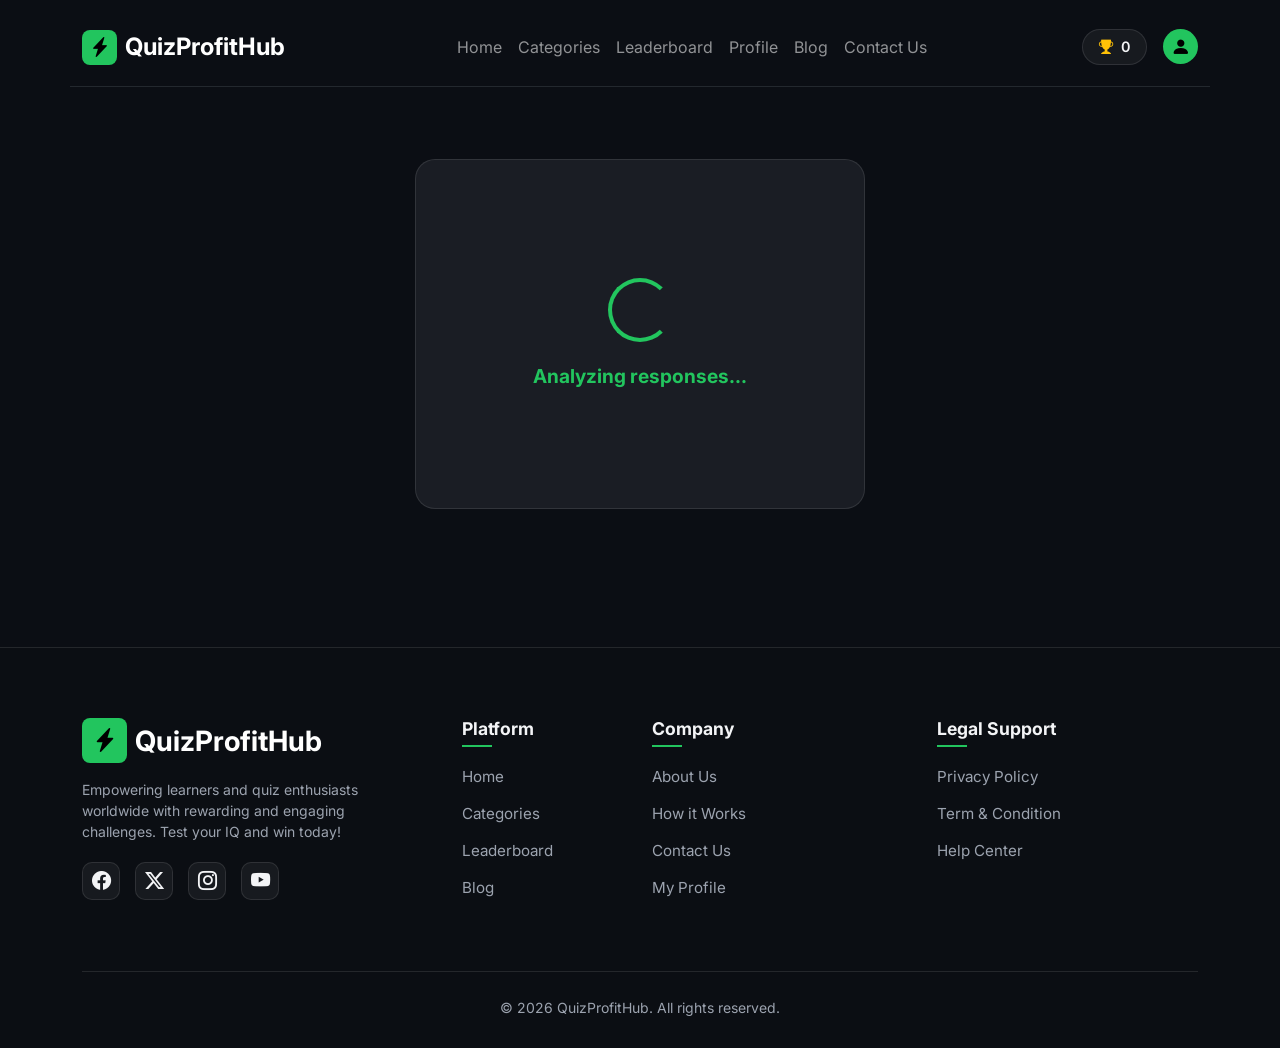
<file: result.html>
<!DOCTYPE html>
<html lang="en">
<head>
    <meta charset="UTF-8">
    <meta name="viewport" content="width=device-width, initial-scale=1.0, maximum-scale=1.0, user-scalable=no, viewport-fit=cover">
    <meta name="theme-color" content="#0B0E14">
    <title>Quiz Result | Verified Score</title>

    <script async src="https://pagead2.googlesyndication.com/pagead/js/adsbygoogle.js?client=ca-pub-9574633923880115" crossorigin="anonymous"></script>

    <link href="https://cdn.jsdelivr.net/npm/bootstrap@5.3.0/dist/css/bootstrap.min.css" rel="stylesheet">
    <link href="https://fonts.googleapis.com/css2?family=Inter:wght@400;500;600;700;800&display=swap" rel="stylesheet">
    <link rel="stylesheet" href="https://cdn.jsdelivr.net/npm/bootstrap-icons@1.11.1/font/bootstrap-icons.css">
    <link rel="stylesheet" href="style.css">
    <style>
        body { min-height: 100vh; display: flex; flex-direction: column; }
        .result-card, .loading-card {
            background-color: var(--card-bg);
            border-radius: 20px;
            padding: 35px 25px;
            max-width: 450px;
            width: 95%;
            margin: auto;
            border: 1px solid var(--border-color);
            text-align: center;
        }

        .badge-topic {
            background-color: rgba(255,255,255,0.05);
            border: 1px solid rgba(255,255,255,0.1);
            color: var(--text-main);
            font-size: 0.9rem;
            padding: 6px 15px;
            border-radius: 20px;
            margin-bottom: 20px;
            display: inline-block;
            font-weight: 600;
        }

        .loading-card {
            display: flex;
            flex-direction: column;
            justify-content: center;
            align-items: center;
            min-height: 350px;
        }

        #loading-message {
            font-size: 1.2rem;
            font-weight: 700;
            color: var(--primary-green);
            transition: opacity 0.3s ease;
            margin-top: 20px;
        }

        .result-card { display: none; }
        .fade-in { animation: fadeIn 0.6s ease forwards; }

        @keyframes fadeIn {
            from { opacity: 0; transform: translateY(20px); }
            to { opacity: 1; transform: translateY(0); }
        }

        .score-circle {
            width: 140px;
            height: 140px;
            margin: 0 auto 15px;
            border-radius: 50%;
            background-color: rgba(34, 197, 94, 0.1);
            border: 6px solid var(--primary-green);
            display: flex;
            align-items: center;
            justify-content: center;
            animation: popIn 0.6s cubic-bezier(0.175, 0.885, 0.32, 1.275) forwards;
        }

        @keyframes popIn {
            0% { transform: scale(0.5); opacity: 0; }
            100% { transform: scale(1); opacity: 1; }
        }

        .score-circle h1 {
            color: var(--primary-green);
            font-size: 3rem;
            font-weight: 800;
            margin: 0;
            letter-spacing: -1px;
        }

        h2.result-title { font-weight: 800; font-size: 2rem; margin-bottom: 5px; color: var(--text-main); }
        h3.result-verdict { font-weight: 800; font-size: 1.6rem; margin-bottom: 20px; }

        .btn-restart {
            background: transparent;
            color: var(--text-main);
            border: 2px solid rgba(255,255,255,0.2);
            font-weight: 700;
            padding: 14px;
            border-radius: 14px;
            width: 100%;
            transition: all 0.3s ease;
            text-decoration: none;
            display: inline-block;
        }

        .btn-restart:hover {
            background: rgba(255,255,255,0.05);
            border-color: rgba(255,255,255,0.4);
            color: white;
            transform: translateY(-2px);
        }

        .btn-share {
            background-color: var(--primary-green);
            color: #000;
            font-weight: 700;
            padding: 14px;
            border-radius: 14px;
            border: none;
            width: 100%;
            margin-bottom: 12px;
            transition: all 0.3s ease;
            display: flex;
            align-items: center;
            justify-content: center;
            text-decoration: none;
        }

        .btn-share:hover { background-color: #16a34a; transform: translateY(-2px); }
    </style>
</head>

<body class="dark-theme">
    <nav class="navbar navbar-expand-lg navbar-dark bg-transparent pt-4 pb-4">
        <div class="container border-bottom border-secondary border-opacity-25 pb-3">
            <a class="navbar-brand d-flex align-items-center gap-2" href="index.html">
                <div class="logo-icon"><i class="bi bi-lightning-charge-fill"></i></div>
                <span class="fw-bold fs-4">QuizProfitHub</span>
            </a>
            <button class="navbar-toggler" type="button" data-bs-toggle="collapse" data-bs-target="#navbarNav">
                <span class="navbar-toggler-icon"></span>
            </button>
            <div class="collapse navbar-collapse" id="navbarNav">
                <ul class="navbar-nav mx-auto">
                    <li class="nav-item"><a class="nav-link" href="index.html">Home</a></li>
                    <li class="nav-item"><a class="nav-link" href="index.html#categories">Categories</a></li>
                    <li class="nav-item"><a class="nav-link" href="leaderboard.html">Leaderboard</a></li>
                    <li class="nav-item"><a class="nav-link" href="profile.html">Profile</a></li>
                    <li class="nav-item"><a class="nav-link" href="blog.html">Blog</a></li>
                    <li class="nav-item"><a class="nav-link" href="contact.html">Contact Us</a></li>
                </ul>
                <div class="d-flex align-items-center gap-3">
                    <div class="points-badge">
                        <i class="bi bi-trophy-fill text-warning"></i> <span id="wallet-balance">0</span>
                    </div>
                    <a href="profile.html" class="profile-icon text-decoration-none">
                        <i class="bi bi-person-fill"></i>
                    </a>
                </div>
            </div>
        </div>
    </nav>

    <div class="container flex-grow-1 d-flex flex-column justify-content-center py-4">

        <div class="w-100 text-center mb-4">
            <ins class="adsbygoogle" style="display:block;"
                data-ad-client="ca-pub-9574633923880115" data-ad-slot="4081411500" data-ad-format="auto"
                data-full-width-responsive="true"></ins>
            <script> (adsbygoogle = window.adsbygoogle || []).push({}); </script>
        </div>

        <div class="loading-card" id="loading-card">
            <div class="spinner-border text-primary-green" style="width: 4rem; height: 4rem;" role="status">
                <span class="visually-hidden">Loading...</span>
            </div>
            <div id="loading-message">Analyzing your answers...</div>
        </div>

        <div class="result-card fade-in" id="result-card">

            <div id="topic-badge" class="badge-topic shadow-sm">Loading Topic...</div>

            <h2 class="result-title">Quiz Complete! 🎉</h2>
            <p class="text-secondary fw-semibold mb-3">Here is how you performed:</p>

            <div class="w-100 mb-4 text-center">
                <ins class="adsbygoogle" style="display:block;"
                    data-ad-client="ca-pub-9574633923880115" data-ad-slot="4081411500" data-ad-format="auto"
                    data-full-width-responsive="true"></ins>
                <script> (adsbygoogle = window.adsbygoogle || []).push({}); </script>
            </div>

            <div class="score-circle">
                <h1 id="score-display">0/0</h1>
            </div>

            <h3 id="result-verdict" class="result-verdict">...</h3>

            <div class="action-buttons mt-4">
                <button id="share-btn" class="btn-share fs-5">
                    <i class="bi bi-whatsapp me-2"></i> Challenge a Friend
                </button>
                <a href="index.html#categories" class="btn-restart" id="restart-btn">Try Another Topic</a>
            </div>

        </div>

        <div class="w-100 text-center mt-4">
            <ins class="adsbygoogle" style="display:block; min-height: 90px;"
                data-ad-client="ca-pub-9574633923880115" data-ad-slot="4081411500" data-ad-format="auto"
                data-full-width-responsive="true"></ins>
            <script> (adsbygoogle = window.adsbygoogle || []).push({}); </script>
        </div>

    </div>

    <footer class="footer-modern">
        <div class="container">
            <div class="row g-4 text-start">
                <div class="col-lg-4 footer-brand">
                    <a class="navbar-brand d-flex align-items-center gap-2 mb-3" href="index.html">
                        <div class="logo-icon"><i class="bi bi-lightning-charge-fill"></i></div>
                        <span class="fw-bold fs-3 text-white">QuizProfitHub</span>
                    </a>
                    <p class="text-secondary small pe-lg-5">Empowering learners and quiz enthusiasts worldwide with rewarding and engaging challenges. Test your IQ and win today!</p>
                    <div class="social-links">
                        <a href="#" class="social-icon"><i class="bi bi-facebook"></i></a>
                        <a href="#" class="social-icon"><i class="bi bi-twitter-x"></i></a>
                        <a href="#" class="social-icon"><i class="bi bi-instagram"></i></a>
                        <a href="#" class="social-icon"><i class="bi bi-youtube"></i></a>
                    </div>
                </div>
                <div class="col-lg-2 col-md-4">
                    <h5 class="footer-heading">Platform</h5>
                    <ul class="footer-links-list">
                        <li><a href="index.html">Home</a></li>
                        <li><a href="index.html#categories">Categories</a></li>
                        <li><a href="leaderboard.html">Leaderboard</a></li>
                        <li><a href="blog.html">Blog</a></li>
                    </ul>
                </div>
                <div class="col-lg-3 col-md-4">
                    <h5 class="footer-heading">Company</h5>
                    <ul class="footer-links-list">
                        <li><a href="about.html">About Us</a></li>
                        <li><a href="index.html#how-it-works">How it Works</a></li>
                        <li><a href="contact.html">Contact Us</a></li>
                        <li><a href="profile.html">My Profile</a></li>
                    </ul>
                </div>
                <div class="col-lg-3 col-md-4">
                    <h5 class="footer-heading">Legal Support</h5>
                    <ul class="footer-links-list">
                        <li><a href="privacy.html">Privacy Policy</a></li>
                        <li><a href="terms.html">Term & Condition</a></li>
                        <li><a href="contact.html">Help Center</a></li>
                    </ul>
                </div>
            </div>
            <div class="footer-bottom text-center">
                <p class="text-secondary small mb-0">&copy; 2026 QuizProfitHub. All rights reserved.</p>
            </div>
        </div>
    </footer>

    <script src="https://cdn.jsdelivr.net/npm/bootstrap@5.3.0/dist/js/bootstrap.bundle.min.js"></script>
    <script>
        document.addEventListener('DOMContentLoaded', () => {
            const moneyEarned = localStorage.getItem('moneyEarned') || '0';
            const balElement = document.getElementById('wallet-balance');
            if(balElement) balElement.innerText = moneyEarned;

            const loadingCard = document.getElementById('loading-card');
            const resultCard = document.getElementById('result-card');
            const loadingMsg = document.getElementById('loading-message');

            const messages = ["Reading category database...", "Analyzing responses...", "Formatting scores..."];
            let msgIndex = 0;

            const msgInterval = setInterval(() => {
                msgIndex++;
                if (msgIndex < messages.length) {
                    loadingMsg.style.opacity = 0;
                    setTimeout(() => {
                        loadingMsg.innerText = messages[msgIndex];
                        loadingMsg.style.opacity = 1;
                    }, 200);
                }
            }, 900);

            setTimeout(() => {
                clearInterval(msgInterval);
                loadingCard.style.display = 'none';
                resultCard.style.display = 'block';

                const score = parseInt(localStorage.getItem('quizScore') || '0');
                const totalQ = parseInt(localStorage.getItem('totalQuestions') || '5');
                const topicContext = localStorage.getItem('quizTopic') || 'General IQ';

                const percentage = (totalQ === 0) ? 0 : (score / totalQ) * 100;

                const verdictElement = document.getElementById('result-verdict');
                let verdictStr = "";

                if (percentage >= 80) {
                    verdictStr = "You are Genius 😍";
                    verdictElement.style.color = "#22c55e"; // green
                } else if (percentage >= 40) {
                    verdictStr = "You are Average 🙂";
                    verdictElement.style.color = "#fbbf24"; // yellow/orange
                } else {
                    verdictStr = "Try Again 😅";
                    verdictElement.style.color = "#ef4444"; // red
                }

                // Track lifetime stats for profile
                const lifetimePoints = parseInt(localStorage.getItem('moneyEarned') || '0');
                const totalCorrect = parseInt(localStorage.getItem('totalCorrect') || '0');
                const totalPlayed = parseInt(localStorage.getItem('totalQuestionsPlayed') || '0');
                const quizzesCount = parseInt(localStorage.getItem('quizzesCompleted') || '0');
                const xp = parseInt(localStorage.getItem('xp') || '0');
                
                localStorage.setItem('totalCorrect', totalCorrect + score);
                localStorage.setItem('totalQuestionsPlayed', totalPlayed + totalQ);
                localStorage.setItem('quizzesCompleted', quizzesCount + 1);
                localStorage.setItem('xp', xp + (score * 10)); // 10 XP per correct answer
                
                // Track category progress
                if (topicContext) {
                    const cleanTopic = topicContext.replace(/[^a-zA-Z0-9]/g, '_').toLowerCase();
                    const topicKey = `played_${cleanTopic}`;
                    const currentTopicCount = parseInt(localStorage.getItem(topicKey) || '0');
                    localStorage.setItem(topicKey, currentTopicCount + 1);
                }

                document.getElementById('topic-badge').innerText = topicContext;
                document.getElementById('score-display').innerText = `${score}/${totalQ}`;
                verdictElement.innerText = verdictStr;

                const shareBtn = document.getElementById('share-btn');
                shareBtn.addEventListener('click', () => {
                    let pageUrl = window.location.href.split('result.html')[0] || window.location.href;
                    if (!pageUrl.endsWith('/')) { pageUrl += '/'; }
                    const appUrl = pageUrl + 'index.html';

                    const textContent = `I scored ${score}/${totalQ} inside the ${topicContext}! 🏆 Result: ${verdictStr}. Try to beat my score here: ${appUrl}`;
                    const whatsappUrl = `https://api.whatsapp.com/send?text=${encodeURIComponent(textContent)}`;
                    window.open(whatsappUrl, '_blank');
                });

                // Clear temporary quiz session data but keep lifetime stats
                localStorage.removeItem('quizScore');
                localStorage.removeItem('quizTopic');

            }, 2800);
        });
    </script>
</body>
</html>
</file>
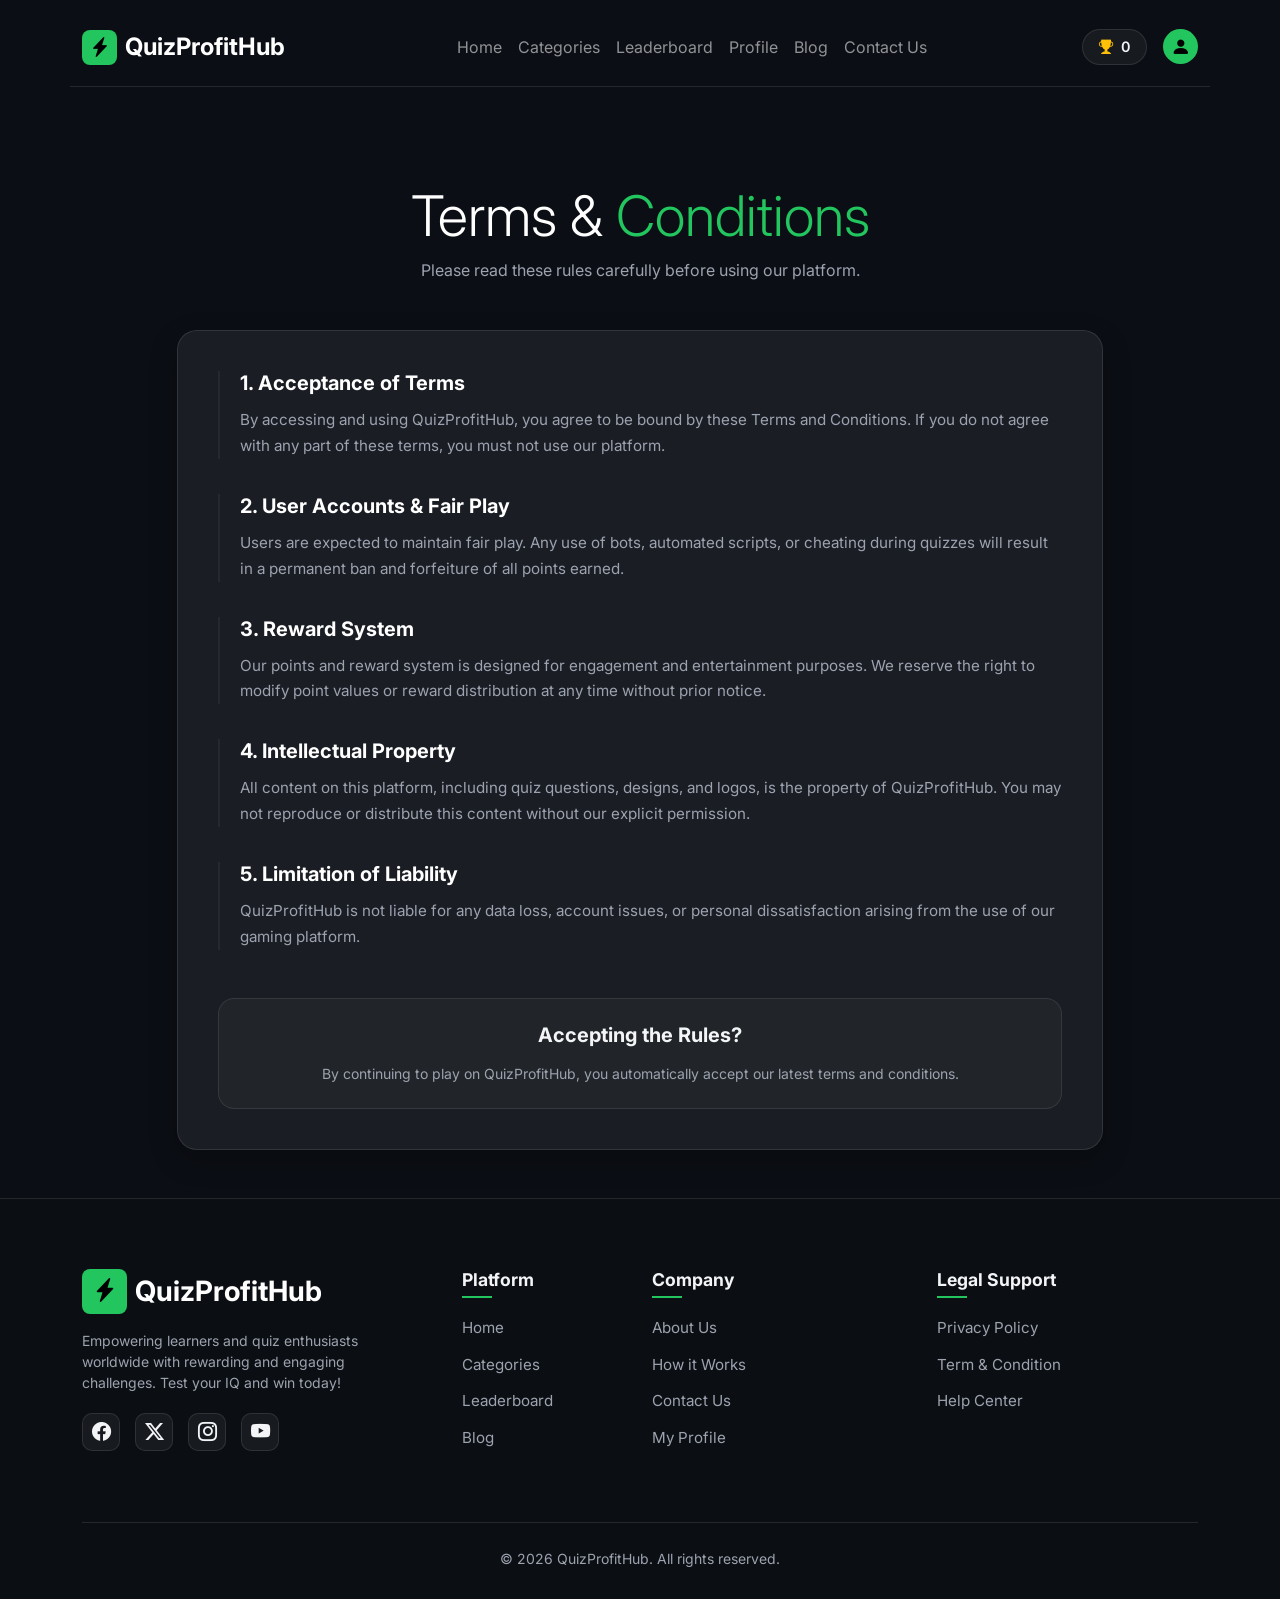
<file: terms.html>
<!DOCTYPE html>
<html lang="en">
<head>
    <meta charset="UTF-8">
    <meta name="viewport" content="width=device-width, initial-scale=1.0">
    <title>QuizProfitHub | Terms & Conditions</title>
    <link href="https://cdn.jsdelivr.net/npm/bootstrap@5.3.0/dist/css/bootstrap.min.css" rel="stylesheet">
    <link href="https://fonts.googleapis.com/css2?family=Inter:wght@400;500;600;700;800&display=swap" rel="stylesheet">
    <link rel="stylesheet" href="https://cdn.jsdelivr.net/npm/bootstrap-icons@1.11.1/font/bootstrap-icons.css">
    <link href="style.css" rel="stylesheet">
    <style>
        .terms-content-card {
            background-color: var(--card-bg);
            border: 1px solid var(--border-color);
            border-radius: 20px;
            padding: 40px;
            box-shadow: 0 10px 30px rgba(0,0,0,0.2);
        }
        .terms-section {
            padding-left: 20px;
            border-left: 2px solid rgba(255,255,255,0.05);
            margin-bottom: 35px;
            transition: all 0.3s ease;
        }
        .terms-section:hover {
            border-left-color: var(--primary-green);
            background: rgba(34, 197, 94, 0.02);
        }
        .terms-section h3 {
            color: white;
            font-size: 1.25rem;
            font-weight: 700;
            margin-bottom: 12px;
        }
        .terms-section p {
            color: var(--text-muted);
            line-height: 1.7;
            font-size: 0.95rem;
        }
    </style>
</head>
<body class="dark-theme">
    <nav class="navbar navbar-expand-lg navbar-dark bg-transparent pt-4 pb-4">
        <div class="container border-bottom border-secondary border-opacity-25 pb-3">
            <a class="navbar-brand d-flex align-items-center gap-2" href="index.html">
                <div class="logo-icon"><i class="bi bi-lightning-charge-fill"></i></div>
                <span class="fw-bold fs-4">QuizProfitHub</span>
            </a>
            <button class="navbar-toggler" type="button" data-bs-toggle="collapse" data-bs-target="#navbarNav">
                <span class="navbar-toggler-icon"></span>
            </button>
            <div class="collapse navbar-collapse" id="navbarNav">
                <ul class="navbar-nav mx-auto">
                    <li class="nav-item"><a class="nav-link" href="index.html">Home</a></li>
                    <li class="nav-item"><a class="nav-link" href="index.html#categories">Categories</a></li>
                    <li class="nav-item"><a class="nav-link" href="leaderboard.html">Leaderboard</a></li>
                    <li class="nav-item"><a class="nav-link" href="profile.html">Profile</a></li>
                    <li class="nav-item"><a class="nav-link" href="blog.html">Blog</a></li>
                    <li class="nav-item"><a class="nav-link" href="contact.html">Contact Us</a></li>
                </ul>
                <div class="d-flex align-items-center gap-3">
                    <div class="points-badge">
                        <i class="bi bi-trophy-fill text-warning"></i> <span id="wallet-balance">0</span>
                    </div>
                    <a href="profile.html" class="profile-icon text-decoration-none">
                        <i class="bi bi-person-fill"></i>
                    </a>
                </div>
            </div>
        </div>
    </nav>

    <div class="container py-5 mt-4">
        <div class="text-center mb-5">
            <h1 class="display-4 fw-800 text-white mb-2">Terms & <span class="text-primary-green">Conditions</span></h1>
            <p class="text-secondary">Please read these rules carefully before using our platform.</p>
        </div>

        <div class="row justify-content-center">
            <div class="col-lg-10">
                <div class="terms-content-card">
                    <div class="terms-section">
                        <h3>1. Acceptance of Terms</h3>
                        <p>By accessing and using QuizProfitHub, you agree to be bound by these Terms and Conditions. If you do not agree with any part of these terms, you must not use our platform.</p>
                    </div>

                    <div class="terms-section">
                        <h3>2. User Accounts & Fair Play</h3>
                        <p>Users are expected to maintain fair play. Any use of bots, automated scripts, or cheating during quizzes will result in a permanent ban and forfeiture of all points earned.</p>
                    </div>

                    <div class="terms-section">
                        <h3>3. Reward System</h3>
                        <p>Our points and reward system is designed for engagement and entertainment purposes. We reserve the right to modify point values or reward distribution at any time without prior notice.</p>
                    </div>

                    <div class="terms-section">
                        <h3>4. Intellectual Property</h3>
                        <p>All content on this platform, including quiz questions, designs, and logos, is the property of QuizProfitHub. You may not reproduce or distribute this content without our explicit permission.</p>
                    </div>

                    <div class="terms-section">
                        <h3>5. Limitation of Liability</h3>
                        <p>QuizProfitHub is not liable for any data loss, account issues, or personal dissatisfaction arising from the use of our gaming platform.</p>
                    </div>

                    <div class="bg-dark p-4 rounded-4 mt-5 border border-secondary border-opacity-25 text-center">
                        <h5 class="fw-bold mb-3">Accepting the Rules?</h5>
                        <p class="text-secondary small mb-0">By continuing to play on QuizProfitHub, you automatically accept our latest terms and conditions.</p>
                    </div>
                </div>
            </div>
        </div>
    </div>

    <footer class="footer-modern">
        <div class="container">
            <div class="row g-4 text-start">
                <div class="col-lg-4 footer-brand">
                    <a class="navbar-brand d-flex align-items-center gap-2 mb-3" href="index.html">
                        <div class="logo-icon"><i class="bi bi-lightning-charge-fill"></i></div>
                        <span class="fw-bold fs-3 text-white">QuizProfitHub</span>
                    </a>
                    <p class="text-secondary small pe-lg-5">Empowering learners and quiz enthusiasts worldwide with rewarding and engaging challenges. Test your IQ and win today!</p>
                    <div class="social-links">
                        <a href="#" class="social-icon"><i class="bi bi-facebook"></i></a>
                        <a href="#" class="social-icon"><i class="bi bi-twitter-x"></i></a>
                        <a href="#" class="social-icon"><i class="bi bi-instagram"></i></a>
                        <a href="#" class="social-icon"><i class="bi bi-youtube"></i></a>
                    </div>
                </div>
                <div class="col-lg-2 col-md-4">
                    <h5 class="footer-heading">Platform</h5>
                    <ul class="footer-links-list">
                        <li><a href="index.html">Home</a></li>
                        <li><a href="index.html#categories">Categories</a></li>
                        <li><a href="leaderboard.html">Leaderboard</a></li>
                        <li><a href="blog.html">Blog</a></li>
                    </ul>
                </div>
                <div class="col-lg-3 col-md-4">
                    <h5 class="footer-heading">Company</h5>
                    <ul class="footer-links-list">
                        <li><a href="about.html">About Us</a></li>
                        <li><a href="index.html#how-it-works">How it Works</a></li>
                        <li><a href="contact.html">Contact Us</a></li>
                        <li><a href="profile.html">My Profile</a></li>
                    </ul>
                </div>
                <div class="col-lg-3 col-md-4">
                    <h5 class="footer-heading">Legal Support</h5>
                    <ul class="footer-links-list">
                        <li><a href="privacy.html">Privacy Policy</a></li>
                        <li><a href="terms.html">Term & Condition</a></li>
                        <li><a href="help.html">Help Center</a></li>
                    </ul>
                </div>
            </div>
            <div class="footer-bottom text-center">
                <p class="text-secondary small mb-0">&copy; 2026 QuizProfitHub. All rights reserved.</p>
            </div>
        </div>
    </footer>
    <script>
        // Update points
        document.addEventListener('DOMContentLoaded', () => {
            const moneyEarned = localStorage.getItem('moneyEarned') || '0';
            const balElement = document.getElementById('wallet-balance');
            if(balElement) balElement.innerText = moneyEarned;
        });
    </script>
    <script src="https://cdn.jsdelivr.net/npm/bootstrap@5.3.0/dist/js/bootstrap.bundle.min.js"></script>
</body>
</html>
</file>
<file: style.css>
:root {
    --bg-dark: #0B0E14;
    --card-bg: #1A1D24;
    --primary-green: #22c55e;
    --primary-green-hover: #16a34a;
    --text-main: #F3F4F6;
    --text-muted: #9CA3AF;
    --border-color: rgba(255, 255, 255, 0.1);
}

body.dark-theme {
    background-color: var(--bg-dark);
    color: var(--text-main);
    font-family: 'Inter', sans-serif;
    min-height: 100vh;
    display: flex;
    flex-direction: column;
}

.text-primary-green {
    color: var(--primary-green) !important;
}

.btn-primary-green {
    background-color: var(--primary-green);
    color: #000;
    border: none;
    transition: all 0.2s;
}

.btn-primary-green:hover {
    background-color: var(--primary-green-hover);
    color: #000;
    transform: translateY(-2px);
}

.btn-outline-light {
    border-color: rgba(255, 255, 255, 0.2);
    color: var(--text-main);
}

.btn-outline-light:hover {
    background-color: rgba(255, 255, 255, 0.1);
    color: var(--text-main);
    border-color: rgba(255, 255, 255, 0.3);
}

/* Navbar */
.logo-icon {
    background-color: var(--primary-green);
    color: #000;
    width: 35px;
    height: 35px;
    display: flex;
    align-items: center;
    justify-content: center;
    border-radius: 8px;
}

.points-badge {
    background-color: rgba(255, 255, 255, 0.05);
    border: 1px solid rgba(255, 255, 255, 0.1);
    padding: 6px 16px;
    border-radius: 20px;
    font-weight: 600;
    font-size: 0.9rem;
    display: flex;
    align-items: center;
    gap: 8px;
}

.profile-icon {
    width: 35px;
    height: 35px;
    background-color: var(--primary-green);
    color: #000;
    border-radius: 50%;
    display: flex;
    align-items: center;
    justify-content: center;
    font-size: 1.2rem;
    cursor: pointer;
}

/* Hero */
.hero-badge {
    background-color: rgba(34, 197, 94, 0.1);
    border: 1px solid rgba(34, 197, 94, 0.2);
}

/* Stats */
.stat-card {
    background-color: var(--card-bg);
    border-radius: 16px;
    padding: 20px;
    border: 1px solid var(--border-color);
    transition: transform 0.3s ease;
    height: 100%;
}

.stat-card:hover {
    transform: translateY(-5px);
}

.stat-icon {
    width: 36px;
    height: 36px;
    display: flex;
    align-items: center;
    justify-content: center;
    border-radius: 10px;
    font-size: 1.1rem;
}

/* Categories */
.category-card {
    background-color: var(--card-bg);
    border-radius: 16px;
    padding: 24px;
    border: 1px solid var(--border-color);
    cursor: pointer;
    transition: all 0.3s ease;
    height: 100%;
    position: relative;
    overflow: hidden;
    display: flex;
    flex-direction: column;
}

.category-card::before {
    content: '';
    position: absolute;
    top: 0;
    left: 0;
    right: 0;
    bottom: 0;
    background: radial-gradient(circle at top right, rgba(34, 197, 94, 0.05) 0%, transparent 60%);
    opacity: 0;
    transition: opacity 0.3s ease;
}

.category-card:hover::before {
    opacity: 1;
}

.category-card:hover {
    transform: translateY(-5px);
    border-color: var(--primary-green);
    box-shadow: 0 10px 30px rgba(34, 197, 94, 0.1);
}

.play-now-text {
    opacity: 0;
    transform: translateX(-15px);
    transition: all 0.3s ease;
}

.category-card:hover .play-now-text {
    opacity: 1;
    transform: translateX(0);
}

.category-icon-wrapper {
    background-color: rgba(255, 255, 255, 0.03);
    width: 60px;
    height: 60px;
    display: inline-flex;
    align-items: center;
    justify-content: center;
    border-radius: 12px;
}

.badge-custom {
    padding: 6px 12px;
    border-radius: 6px;
    font-weight: 600;
    font-size: 0.75rem;
    display: inline-flex;
    align-items: center;
    gap: 4px;
}

/* How It Works */
.step-card {
    background-color: var(--card-bg);
    border: 1px solid var(--border-color);
    border-radius: 16px;
    padding: 30px 20px;
    position: relative;
    height: 100%;
}

.step-number {
    position: absolute;
    top: -15px;
    left: 50%;
    transform: translateX(-50%);
    background-color: var(--primary-green);
    color: #000;
    font-weight: bold;
    width: 32px;
    height: 32px;
    border-radius: 50%;
    display: flex;
    align-items: center;
    justify-content: center;
    box-shadow: 0 0 0 6px var(--bg-dark);
}

.step-icon {
    width: 60px;
    height: 60px;
    background-color: rgba(255, 255, 255, 0.03);
    border-radius: 50%;
    display: inline-flex;
    align-items: center;
    justify-content: center;
    font-size: 1.8rem;
    color: var(--primary-green);
    margin-top: 10px;
}

/* CTA */
.cta-box {
    background: linear-gradient(135deg, var(--primary-green) 0%, #16a34a 100%);
    position: relative;
    overflow: hidden;
}

/* Utilities */
.text-secondary {
    color: var(--text-muted) !important;
}

/* AdSense Optimization */
ins.adsbygoogle {
    border-radius: 12px;
    overflow: hidden;
}

/* Auto-hide unfilled ads but keep minimal space to prevent clumping */
ins.adsbygoogle[data-ad-status="unfilled"] {
    display: block !important;
    height: 10px !important;
    visibility: hidden;
}

/* Leaderboard & Profile Specific Styles */

.ranking-card,
.ranking-list-card {
    background-color: var(--card-bg);
    border-radius: 16px;
    border: 1px solid var(--border-color);
    overflow: hidden;
}

.podium-card {
    background-color: var(--card-bg);
    border-radius: 16px;
    border: 1px solid var(--border-color);
    padding: 30px 20px;
    position: relative;
    transition: transform 0.3s;
}

.podium-card.rank-1 {
    background: linear-gradient(180deg, rgba(255, 193, 7, 0.1) 0%, var(--card-bg) 100%);
    border-color: rgba(255, 193, 7, 0.3);
}

.podium-card.rank-2 {
    background: linear-gradient(180deg, rgba(173, 181, 189, 0.1) 0%, var(--card-bg) 100%);
}

.podium-card.rank-3 {
    background: linear-gradient(180deg, rgba(205, 127, 50, 0.1) 0%, var(--card-bg) 100%);
}

.rank-badge {
    position: absolute;
    top: 15px;
    left: 50%;
    transform: translateX(-50%);
    font-size: 1.5rem;
}

.ranking-row:hover {
    background-color: rgba(255, 255, 255, 0.02);
}

.achievement-card {
    background-color: rgba(255, 255, 255, 0.02);
    border-radius: 12px;
    padding: 15px;
    text-align: center;
    border: 1px solid rgba(255, 255, 255, 0.05);
    height: 100%;
}

.achievement-card.locked {
    opacity: 0.5;
    filter: grayscale(100%);
}

.achievement-icon {
    font-size: 2rem;
    margin-bottom: 10px;
}

.progress-bar-custom {
    height: 8px;
    background-color: rgba(255, 255, 255, 0.1);
    border-radius: 10px;
    overflow: hidden;
}

.progress-bar-fill {
    height: 100%;
    background-color: var(--primary-green);
    border-radius: 10px;
}

/* Modern Premium Footer */
.footer-modern {
    background-color: rgba(11, 14, 20, 0.95);
    border-top: 1px solid var(--border-color);
    padding: 70px 0 30px;
    margin-top: auto;
}

.footer-brand .logo-icon {
    width: 45px;
    height: 45px;
    font-size: 1.5rem;
}

.footer-heading {
    color: var(--text-main);
    font-size: 1.1rem;
    font-weight: 700;
    margin-bottom: 25px;
    position: relative;
}

.footer-heading::after {
    content: '';
    position: absolute;
    left: 0;
    bottom: -8px;
    width: 30px;
    height: 2px;
    background-color: var(--primary-green);
}

.footer-links-list {
    list-style: none;
    padding: 0;
    margin: 0;
}

.footer-links-list li {
    margin-bottom: 12px;
}

.footer-links-list a {
    color: var(--text-muted);
    text-decoration: none;
    font-size: 0.95rem;
    transition: all 0.3s ease;
    display: inline-block;
}

.footer-links-list a:hover {
    color: var(--primary-green);
    transform: translateX(5px);
}

.social-links {
    display: flex;
    gap: 15px;
    margin-top: 20px;
}

.social-icon {
    width: 38px;
    height: 38px;
    background-color: rgba(255, 255, 255, 0.05);
    color: var(--text-main);
    display: flex;
    align-items: center;
    justify-content: center;
    border-radius: 10px;
    font-size: 1.2rem;
    transition: all 0.3s ease;
    border: 1px solid var(--border-color);
}

.social-icon:hover {
    background-color: var(--primary-green);
    color: #000;
    transform: translateY(-3px);
    border-color: var(--primary-green);
}

.footer-bottom {
    margin-top: 60px;
    padding-top: 25px;
    border-top: 1px solid var(--border-color);
}

@media (max-width: 768px) {
    .footer-modern {
        padding: 50px 0 30px;
        text-align: center;
    }

    .footer-heading::after {
        left: 50%;
        transform: translateX(-50%);
    }

    .footer-links-list a:hover {
        transform: scale(1.05);
    }

    .social-links {
        justify-content: center;
    }
}

/* Extra Mobile Optimizations */
@media (max-width: 576px) {
    .hero-section .d-flex.justify-content-center {
        flex-direction: column !important;
        padding: 0 10px;
    }
    
    .hero-section .btn {
        width: 100%;
        margin-bottom: 10px;
    }
    
    .podium-card {
        padding: 20px 10px !important;
        margin-top: 10px;
    }
    
    .podium-card.rank-1 {
        transform: scale(1) !important;
        border-width: 2px !important;
    }
    
    .achievement-card p {
        font-size: 0.75rem !important;
    }
    
    .display-4 {
        font-size: 2.2rem !important;
    }
}
</file>
